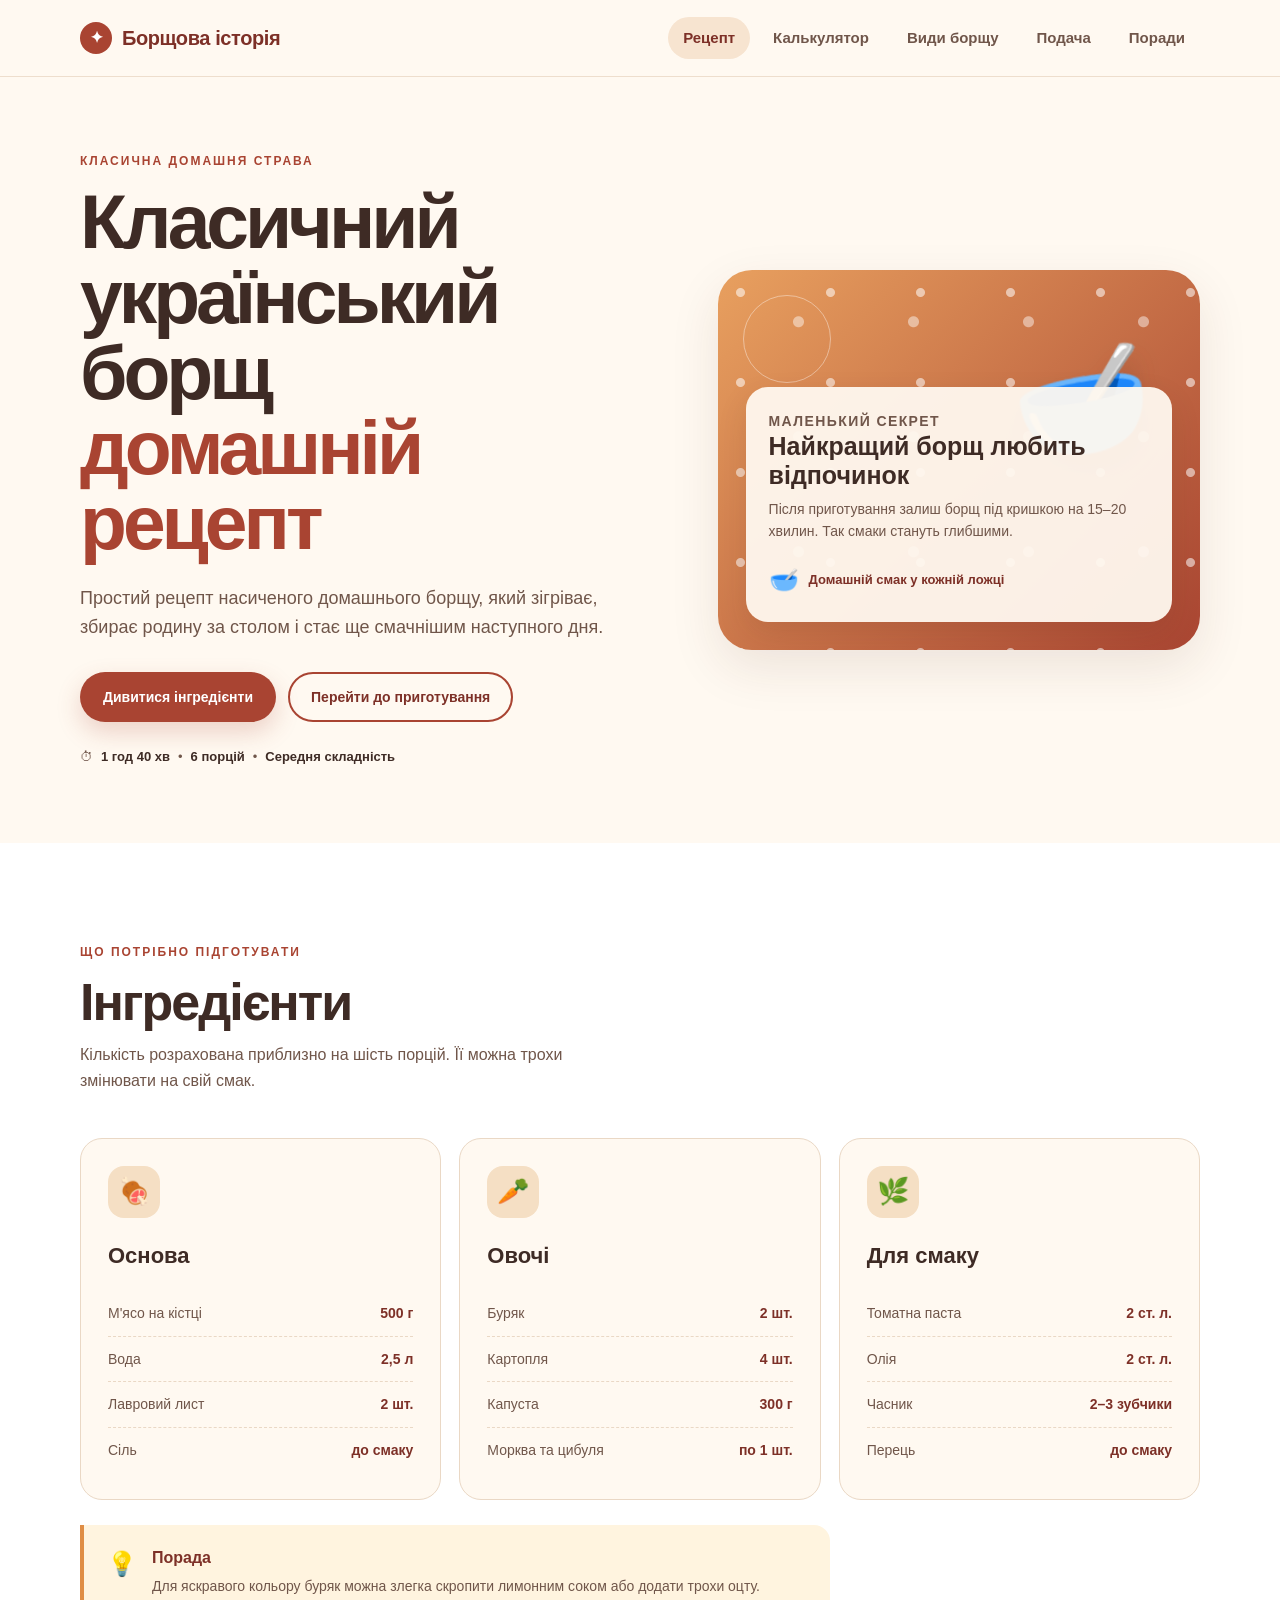
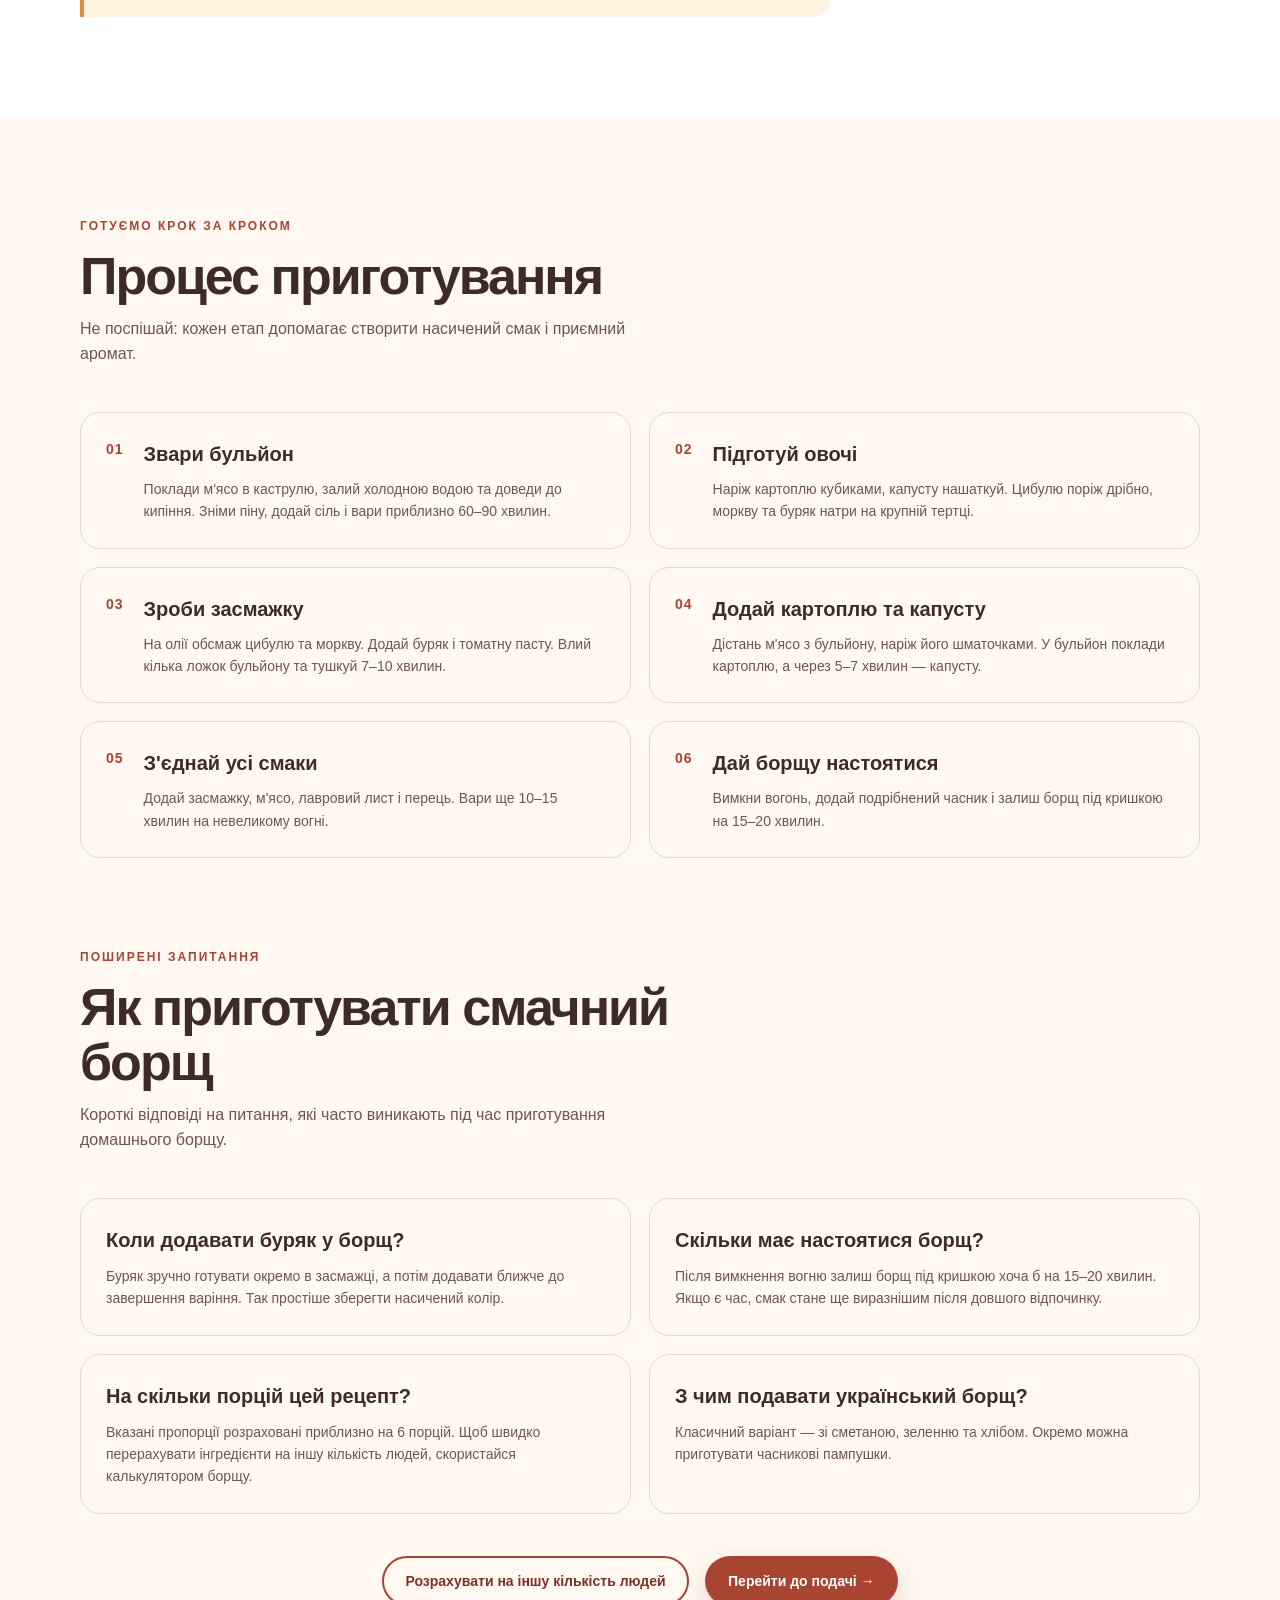
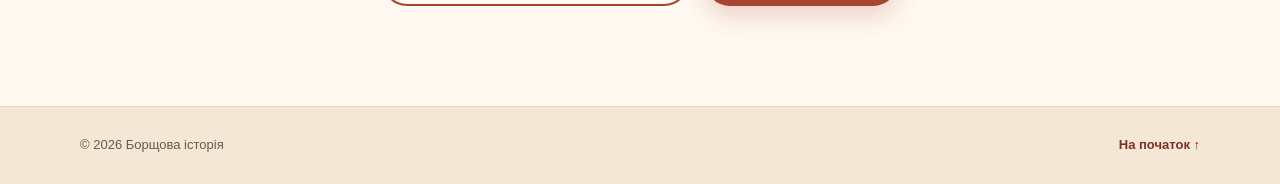
<file: index.html>
<!DOCTYPE html>
<html lang="uk">
<head>
    <meta charset="UTF-8">
    <meta name="viewport" content="width=device-width, initial-scale=1.0">
    <title>Класичний український борщ — домашній рецепт | Борщова історія</title>
    <meta name="description" content="Класичний домашній рецепт українського борщу: інгредієнти на 6 порцій, покрокове приготування, поради для насиченого кольору та смаку.">
    <meta name="robots" content="index, follow">
    <meta name="theme-color" content="#a94432">
    <meta property="og:type" content="website">
    <meta property="og:locale" content="uk_UA">
    <meta property="og:site_name" content="Борщова історія">
    <meta property="og:title" content="Класичний український борщ — домашній рецепт">
    <meta property="og:description" content="Інгредієнти, пропорції та покроковий рецепт домашнього українського борщу.">
    <meta property="og:url" content="https://lutsyuk93-cyber.github.io/borshchova-istoriia/index.html">
    <meta name="twitter:card" content="summary">
    <link rel="icon" href="favicon.svg" type="image/svg+xml">

    <script type="application/ld+json">
    {
      "@context": "https://schema.org",
      "@type": "Recipe",
      "name": "Класичний український борщ",
      "description": "Домашній рецепт насиченого українського борщу на 6 порцій.",
      "inLanguage": "uk-UA",
      "author": {
        "@type": "Organization",
        "name": "Борщова історія"
      },
      "image": "https://lutsyuk93-cyber.github.io/borshchova-istoriia/IMG_20240809_131650468.jpg",
      "recipeCuisine": "Ukrainian",
      "recipeCategory": "Soup",
      "prepTime": "PT20M",
      "cookTime": "PT1H20M",
      "totalTime": "PT1H40M",
      "recipeYield": "6 порцій",
      "keywords": "український борщ, класичний борщ, домашній борщ, рецепт борщу",
      "recipeIngredient": [
        "500 г м'яса на кістці",
        "2,5 л води",
        "2 буряки",
        "4 картоплини",
        "300 г капусти",
        "1 морква",
        "1 цибулина",
        "2 ст. л. томатної пасти",
        "2 ст. л. олії",
        "2–3 зубчики часнику",
        "2 лаврові листки",
        "сіль та перець до смаку"
      ],
      "recipeInstructions": [
        {"@type":"HowToStep","name":"Зварити бульйон","text":"Покласти м'ясо в каструлю, залити холодною водою, довести до кипіння, зняти піну та варити 60–90 хвилин."},
        {"@type":"HowToStep","name":"Підготувати овочі","text":"Нарізати картоплю, нашаткувати капусту, дрібно нарізати цибулю, натерти моркву та буряк."},
        {"@type":"HowToStep","name":"Приготувати засмажку","text":"Обсмажити цибулю та моркву, додати буряк і томатну пасту, влити кілька ложок бульйону та тушкувати 7–10 хвилин."},
        {"@type":"HowToStep","name":"Додати картоплю та капусту","text":"Додати картоплю в бульйон, через 5–7 хвилин додати капусту."},
        {"@type":"HowToStep","name":"З'єднати інгредієнти","text":"Додати засмажку, м'ясо, лавровий лист і перець та варити ще 10–15 хвилин."},
        {"@type":"HowToStep","name":"Дати борщу настоятися","text":"Вимкнути вогонь, додати часник і залишити борщ під кришкою на 15–20 хвилин."}
      ]
    }
    </script>

    <link rel="stylesheet" href="style.css">
<script async src="https://www.googletagmanager.com/gtag/js?id=G-H1VVGTC3S6"></script>
<script>
  window.dataLayer = window.dataLayer || [];
  function gtag(){dataLayer.push(arguments);}
  gtag('js', new Date());
  gtag('config', 'G-H1VVGTC3S6');
</script>
</head>
<body id="top">

<header class="site-header">
    <div class="container header-inner">
        <a href="index.html" class="logo">
            <span class="logo-mark">✦</span>
            Борщова історія
        </a>

        <nav class="main-nav">
            <a href="index.html" class="active">Рецепт</a>
            <a href="kalkulyator.html">Калькулятор</a>
            <a href="vydy-borschu.html">Види борщу</a>
            <a href="serving.html">Подача</a>
            <a href="porady.html">Поради</a>
        </nav>
    </div>
</header>

<main>
    <section class="hero container">
        <div class="hero-content">
            <p class="eyebrow">Класична домашня страва</p>

            <h1>
                Класичний український борщ
                <span>домашній рецепт</span>
            </h1>

            <p class="hero-description">
                Простий рецепт насиченого домашнього борщу,
                який зігріває, збирає родину за столом
                і стає ще смачнішим наступного дня.
            </p>

            <div class="hero-buttons">
                <a href="#ingredients" class="button button-primary">
                    Дивитися інгредієнти
                </a>

                <a href="#steps" class="button button-secondary">
                    Перейти до приготування
                </a>
            </div>

            <div class="quick-info">
                <span>⏱</span>
                <strong>1 год 40 хв</strong>
                <span>•</span>
                <strong>6 порцій</strong>
                <span>•</span>
                <strong>Середня складність</strong>
            </div>
        </div>

        <div class="hero-card">
            <div class="recipe-note">
                <p class="note-label">Маленький секрет</p>
                <h2>Найкращий борщ любить відпочинок</h2>
                <p>
                    Після приготування залиш борщ під кришкою
                    на 15–20 хвилин. Так смаки стануть глибшими.
                </p>

                <div class="note-bottom">
                    <span class="note-icon">🥣</span>
                    <span>Домашній смак у кожній ложці</span>
                </div>
            </div>
        </div>
    </section>

    <section class="section section-light" id="ingredients">
        <div class="container">
            <div class="section-heading">
                <p class="eyebrow">Що потрібно підготувати</p>
                <h2>Інгредієнти</h2>
                <p>
                    Кількість розрахована приблизно на шість порцій.
                    Її можна трохи змінювати на свій смак.
                </p>
            </div>

            <div class="ingredient-grid">
                <article class="ingredient-card">
                    <div class="card-icon">🍖</div>
                    <h3>Основа</h3>

                    <ul class="ingredient-list">
                        <li>
                            <span>М'ясо на кістці</span>
                            <strong>500 г</strong>
                        </li>
                        <li>
                            <span>Вода</span>
                            <strong>2,5 л</strong>
                        </li>
                        <li>
                            <span>Лавровий лист</span>
                            <strong>2 шт.</strong>
                        </li>
                        <li>
                            <span>Сіль</span>
                            <strong>до смаку</strong>
                        </li>
                    </ul>
                </article>

                <article class="ingredient-card">
                    <div class="card-icon">🥕</div>
                    <h3>Овочі</h3>

                    <ul class="ingredient-list">
                        <li>
                            <span>Буряк</span>
                            <strong>2 шт.</strong>
                        </li>
                        <li>
                            <span>Картопля</span>
                            <strong>4 шт.</strong>
                        </li>
                        <li>
                            <span>Капуста</span>
                            <strong>300 г</strong>
                        </li>
                        <li>
                            <span>Морква та цибуля</span>
                            <strong>по 1 шт.</strong>
                        </li>
                    </ul>
                </article>

                <article class="ingredient-card">
                    <div class="card-icon">🌿</div>
                    <h3>Для смаку</h3>

                    <ul class="ingredient-list">
                        <li>
                            <span>Томатна паста</span>
                            <strong>2 ст. л.</strong>
                        </li>
                        <li>
                            <span>Олія</span>
                            <strong>2 ст. л.</strong>
                        </li>
                        <li>
                            <span>Часник</span>
                            <strong>2–3 зубчики</strong>
                        </li>
                        <li>
                            <span>Перець</span>
                            <strong>до смаку</strong>
                        </li>
                    </ul>
                </article>
            </div>

            <div class="tip-box">
                <span class="tip-symbol">💡</span>
                <div>
                    <strong>Порада</strong>
                    <p>
                        Для яскравого кольору буряк можна злегка
                        скропити лимонним соком або додати трохи оцту.
                    </p>
                </div>
            </div>
        </div>
    </section>

    <section class="section" id="steps">
        <div class="container">
            <div class="section-heading">
                <p class="eyebrow">Готуємо крок за кроком</p>
                <h2>Процес приготування</h2>
                <p>
                    Не поспішай: кожен етап допомагає створити
                    насичений смак і приємний аромат.
                </p>
            </div>

            <div class="steps-list">
                <article class="step-card">
                    <div class="step-number">01</div>
                    <div>
                        <h3>Звари бульйон</h3>
                        <p>
                            Поклади м'ясо в каструлю, залий холодною водою
                            та доведи до кипіння. Зніми піну, додай сіль
                            і вари приблизно 60–90 хвилин.
                        </p>
                    </div>
                </article>

                <article class="step-card">
                    <div class="step-number">02</div>
                    <div>
                        <h3>Підготуй овочі</h3>
                        <p>
                            Наріж картоплю кубиками, капусту нашаткуй.
                            Цибулю поріж дрібно, моркву та буряк натри
                            на крупній тертці.
                        </p>
                    </div>
                </article>

                <article class="step-card">
                    <div class="step-number">03</div>
                    <div>
                        <h3>Зроби засмажку</h3>
                        <p>
                            На олії обсмаж цибулю та моркву.
                            Додай буряк і томатну пасту. Влий кілька
                            ложок бульйону та тушкуй 7–10 хвилин.
                        </p>
                    </div>
                </article>

                <article class="step-card">
                    <div class="step-number">04</div>
                    <div>
                        <h3>Додай картоплю та капусту</h3>
                        <p>
                            Дістань м'ясо з бульйону, наріж його шматочками.
                            У бульйон поклади картоплю, а через 5–7 хвилин —
                            капусту.
                        </p>
                    </div>
                </article>

                <article class="step-card">
                    <div class="step-number">05</div>
                    <div>
                        <h3>З'єднай усі смаки</h3>
                        <p>
                            Додай засмажку, м'ясо, лавровий лист і перець.
                            Вари ще 10–15 хвилин на невеликому вогні.
                        </p>
                    </div>
                </article>

                <article class="step-card">
                    <div class="step-number">06</div>
                    <div>
                        <h3>Дай борщу настоятися</h3>
                        <p>
                            Вимкни вогонь, додай подрібнений часник
                            і залиш борщ під кришкою на 15–20 хвилин.
                        </p>
                    </div>
                </article>
            </div>


            <section class="seo-content" aria-labelledby="faq-title">
                <div class="section-heading">
                    <p class="eyebrow">Поширені запитання</p>
                    <h2 id="faq-title">Як приготувати смачний борщ</h2>
                    <p>Короткі відповіді на питання, які часто виникають під час приготування домашнього борщу.</p>
                </div>

                <div class="faq-grid">
                    <article class="faq-item">
                        <h3>Коли додавати буряк у борщ?</h3>
                        <p>Буряк зручно готувати окремо в засмажці, а потім додавати ближче до завершення варіння. Так простіше зберегти насичений колір.</p>
                    </article>
                    <article class="faq-item">
                        <h3>Скільки має настоятися борщ?</h3>
                        <p>Після вимкнення вогню залиш борщ під кришкою хоча б на 15–20 хвилин. Якщо є час, смак стане ще виразнішим після довшого відпочинку.</p>
                    </article>
                    <article class="faq-item">
                        <h3>На скільки порцій цей рецепт?</h3>
                        <p>Вказані пропорції розраховані приблизно на 6 порцій. Щоб швидко перерахувати інгредієнти на іншу кількість людей, скористайся <a href="kalkulyator.html">калькулятором борщу</a>.</p>
                    </article>
                    <article class="faq-item">
                        <h3>З чим подавати український борщ?</h3>
                        <p>Класичний варіант — зі сметаною, зеленню та хлібом. Окремо можна приготувати часникові пампушки.</p>
                    </article>
                </div>
            </section>

            <div class="bottom-link">
                <a href="kalkulyator.html" class="button button-secondary" style="margin-right:12px">
                    Розрахувати на іншу кількість людей
                </a>
                <a href="serving.html" class="button button-primary">
                    Перейти до подачі →
                </a>
            </div>
        </div>
    </section>
</main>

<footer class="site-footer">
    <div class="container footer-inner">
        <p>© 2026 Борщова історія</p>
        <a href="#top">На початок ↑</a>
    </div>
</footer>

</body>
</html>
</file>
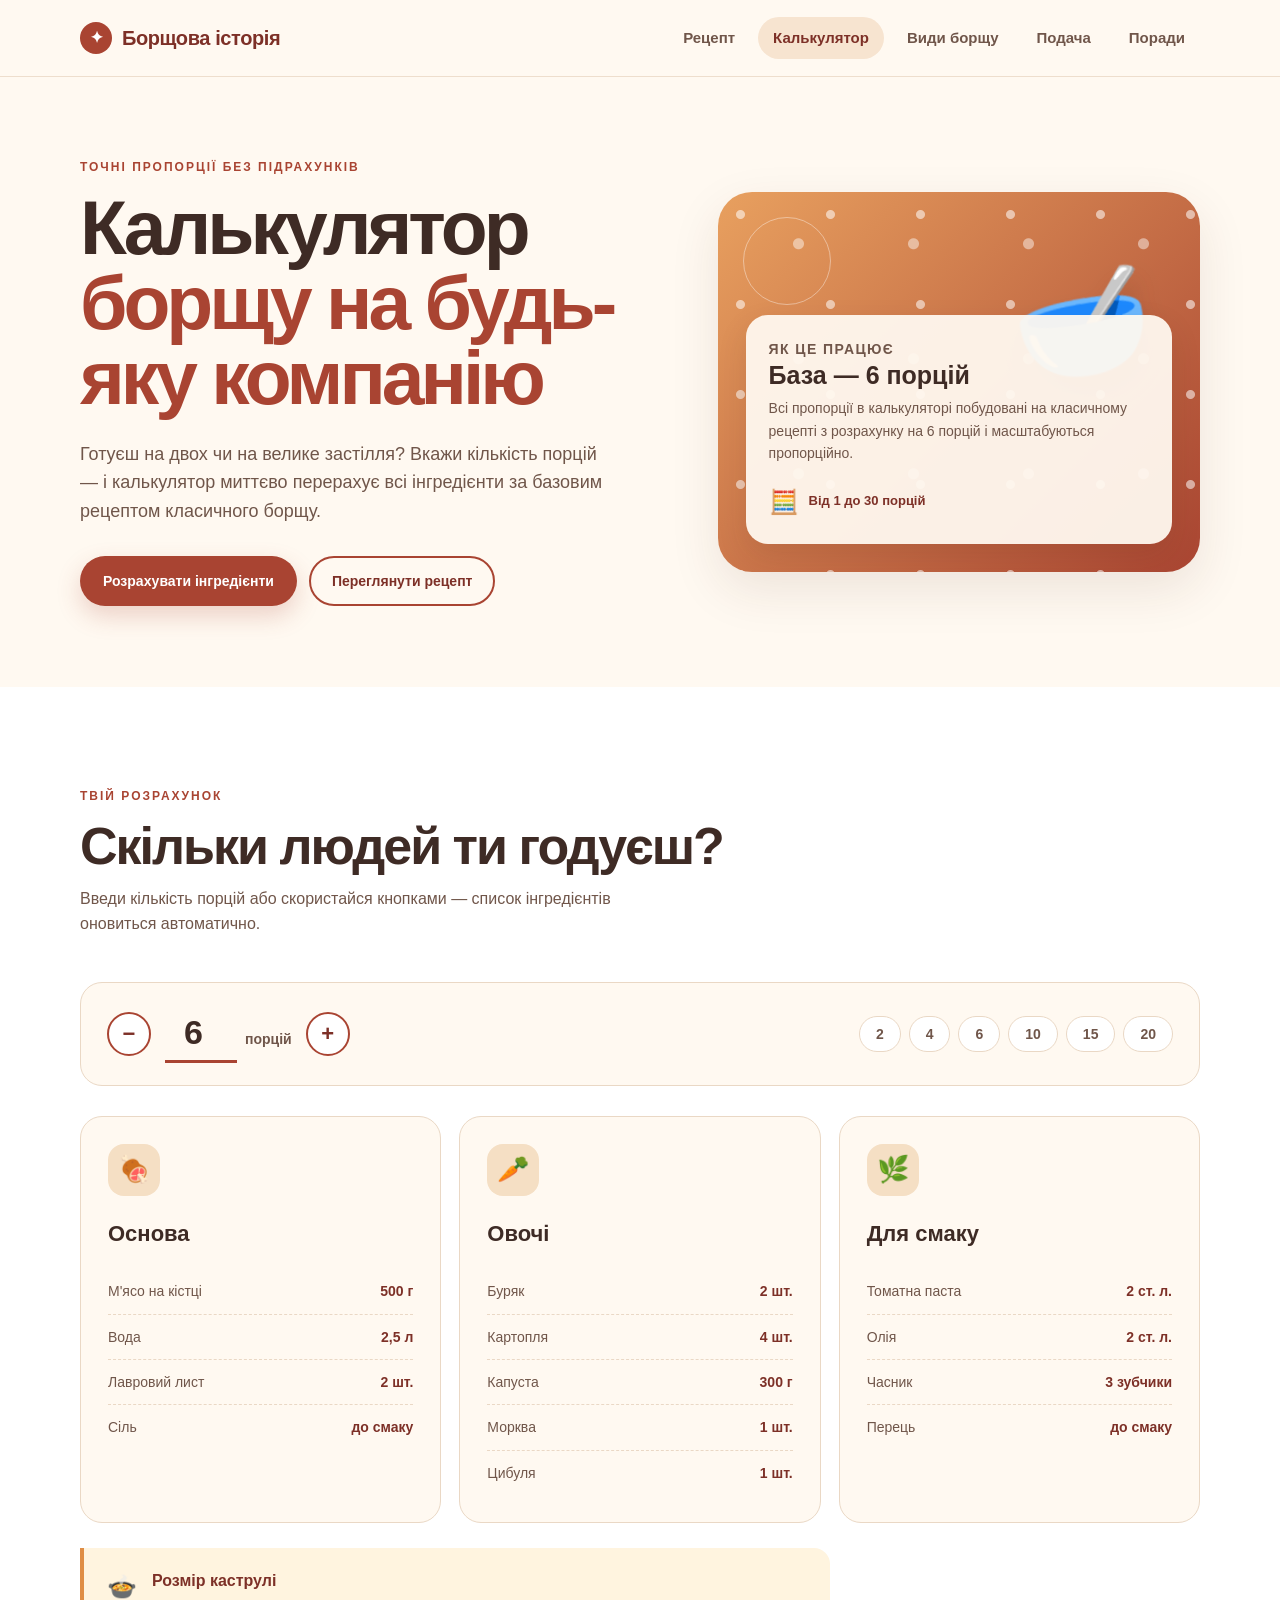
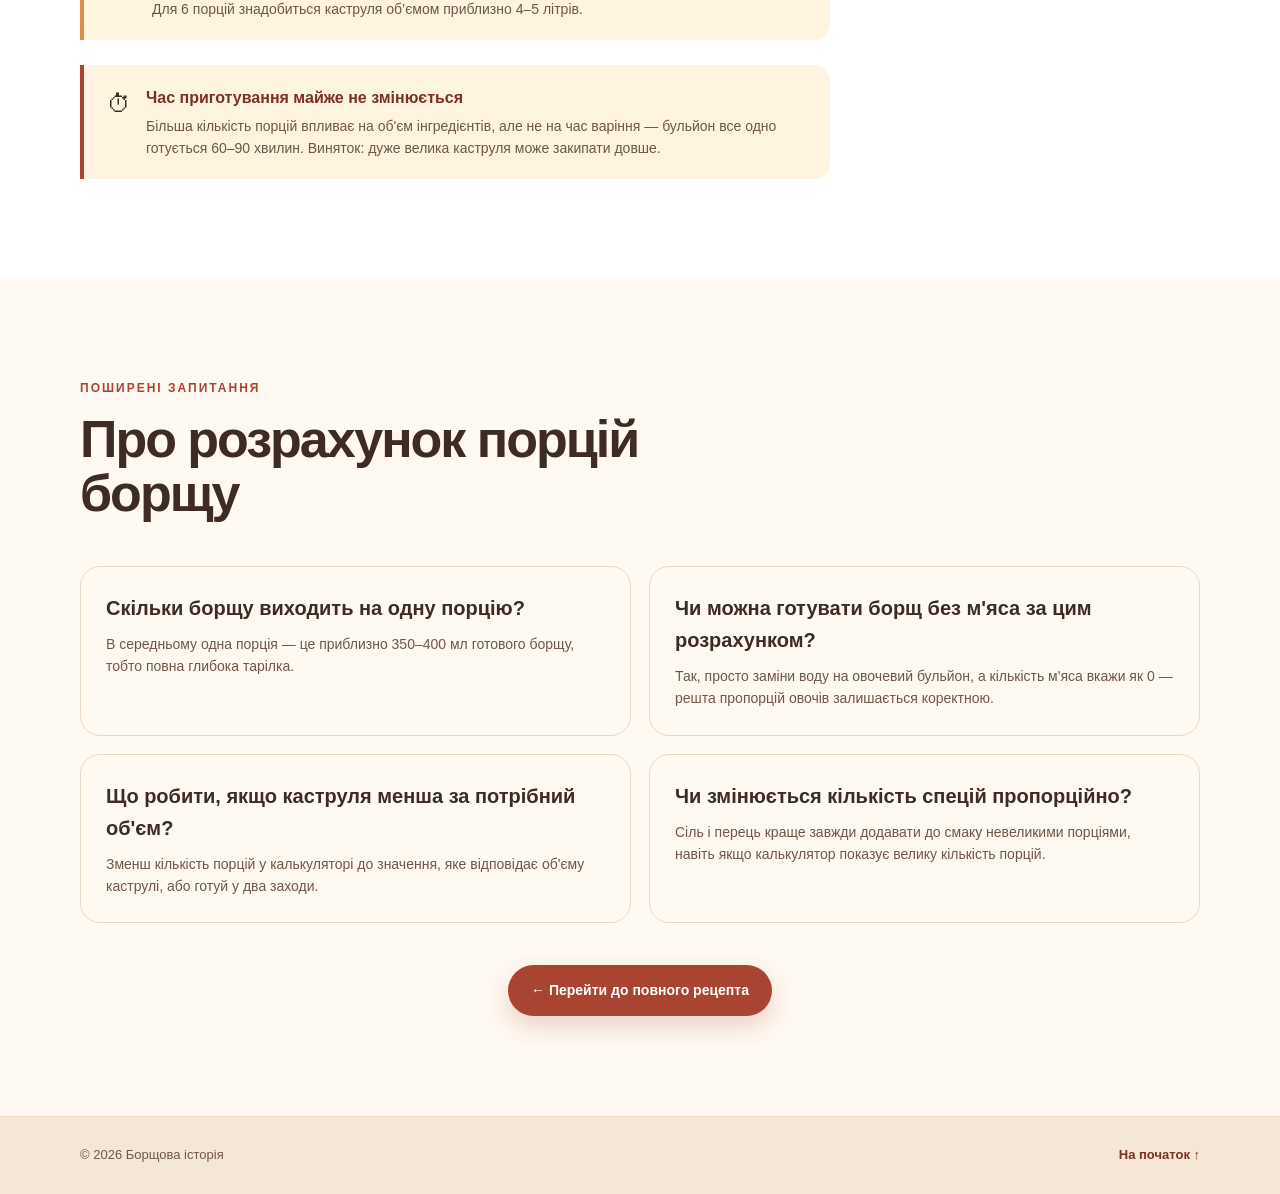
<file: kalkulyator.html>
<!DOCTYPE html>
<html lang="uk">
<head>
    <meta charset="UTF-8">
    <meta name="viewport" content="width=device-width, initial-scale=1.0">
    <title>Калькулятор борщу — розрахунок інгредієнтів на будь-яку кількість порцій | Борщова історія</title>
    <meta name="description" content="Онлайн-калькулятор борщу: вкажи кількість людей і отримай точні пропорції інгредієнтів — м'ясо, буряк, картопля, капуста, спеції та вода.">
    <meta name="robots" content="index, follow">
    <meta name="theme-color" content="#a94432">
    <meta property="og:type" content="website">
    <meta property="og:locale" content="uk_UA">
    <meta property="og:site_name" content="Борщова історія">
    <meta property="og:title" content="Калькулятор борщу — інгредієнти на будь-яку кількість порцій">
    <meta property="og:description" content="Вкажи кількість людей і миттєво отримай перерахований список інгредієнтів для борщу.">
    <meta property="og:url" content="https://YOUR-DOMAIN.example/kalkulyator.html">
    <link rel="icon" href="favicon.svg" type="image/svg+xml">

    <script type="application/ld+json">
    {
      "@context": "https://schema.org",
      "@type": "WebApplication",
      "name": "Калькулятор борщу",
      "url": "https://YOUR-DOMAIN.example/kalkulyator.html",
      "applicationCategory": "LifestyleApplication",
      "operatingSystem": "Будь-яка",
      "inLanguage": "uk-UA",
      "description": "Калькулятор перераховує кількість інгредієнтів для борщу залежно від кількості порцій.",
      "offers": {"@type": "Offer", "price": "0", "priceCurrency": "UAH"}
    }
    </script>

    <link rel="stylesheet" href="style.css">
<script async src="https://www.googletagmanager.com/gtag/js?id=G-H1VVGTC3S6"></script>
<script>
  window.dataLayer = window.dataLayer || [];
  function gtag(){dataLayer.push(arguments);}
  gtag('js', new Date());
  gtag('config', 'G-H1VVGTC3S6');
</script>
</head>
<body id="top">

<header class="site-header">
    <div class="container header-inner">
        <a href="index.html" class="logo">
            <span class="logo-mark">✦</span>
            Борщова історія
        </a>

        <nav class="main-nav">
            <a href="index.html">Рецепт</a>
            <a href="kalkulyator.html" class="active">Калькулятор</a>
            <a href="vydy-borschu.html">Види борщу</a>
            <a href="serving.html">Подача</a>
            <a href="porady.html">Поради</a>
        </nav>
    </div>
</header>

<main>
    <section class="hero container">
        <div class="hero-content">
            <p class="eyebrow">Точні пропорції без підрахунків</p>

            <h1>
                Калькулятор
                <span>борщу на будь-яку компанію</span>
            </h1>

            <p class="hero-description">
                Готуєш на двох чи на велике застілля? Вкажи кількість
                порцій — і калькулятор миттєво перерахує всі інгредієнти
                за базовим рецептом класичного борщу.
            </p>

            <div class="hero-buttons">
                <a href="#calc" class="button button-primary">Розрахувати інгредієнти</a>
                <a href="index.html#steps" class="button button-secondary">Переглянути рецепт</a>
            </div>
        </div>

        <div class="hero-card">
            <div class="recipe-note">
                <p class="note-label">Як це працює</p>
                <h2>База — 6 порцій</h2>
                <p>
                    Всі пропорції в калькуляторі побудовані на класичному
                    рецепті з розрахунку на 6 порцій і масштабуються
                    пропорційно.
                </p>
                <div class="note-bottom"><span class="note-icon">🧮</span><span>Від 1 до 30 порцій</span></div>
            </div>
        </div>
    </section>

    <section class="section section-light" id="calc">
        <div class="container">
            <div class="section-heading">
                <p class="eyebrow">Твій розрахунок</p>
                <h2>Скільки людей ти годуєш?</h2>
                <p>Введи кількість порцій або скористайся кнопками — список інгредієнтів оновиться автоматично.</p>
            </div>

            <div class="calc-panel">
                <div class="calc-controls">
                    <button type="button" class="calc-step-btn" id="calc-minus" aria-label="Зменшити кількість порцій">−</button>
                    <div class="calc-input-wrap">
                        <input type="number" id="calc-servings" value="6" min="1" max="30" step="1" inputmode="numeric" aria-label="Кількість порцій">
                        <span>порцій</span>
                    </div>
                    <button type="button" class="calc-step-btn" id="calc-plus" aria-label="Збільшити кількість порцій">+</button>
                </div>
                <div class="calc-presets">
                    <button type="button" class="calc-chip" data-servings="2">2</button>
                    <button type="button" class="calc-chip" data-servings="4">4</button>
                    <button type="button" class="calc-chip" data-servings="6">6</button>
                    <button type="button" class="calc-chip" data-servings="10">10</button>
                    <button type="button" class="calc-chip" data-servings="15">15</button>
                    <button type="button" class="calc-chip" data-servings="20">20</button>
                </div>
            </div>

            <div class="ingredient-grid calc-grid" id="calc-results">
                <article class="ingredient-card">
                    <div class="card-icon">🍖</div>
                    <h3>Основа</h3>
                    <ul class="ingredient-list">
                        <li><span>М'ясо на кістці</span><strong data-item="meat">—</strong></li>
                        <li><span>Вода</span><strong data-item="water">—</strong></li>
                        <li><span>Лавровий лист</span><strong data-item="bayleaf">—</strong></li>
                        <li><span>Сіль</span><strong>до смаку</strong></li>
                    </ul>
                </article>

                <article class="ingredient-card">
                    <div class="card-icon">🥕</div>
                    <h3>Овочі</h3>
                    <ul class="ingredient-list">
                        <li><span>Буряк</span><strong data-item="beet">—</strong></li>
                        <li><span>Картопля</span><strong data-item="potato">—</strong></li>
                        <li><span>Капуста</span><strong data-item="cabbage">—</strong></li>
                        <li><span>Морква</span><strong data-item="carrot">—</strong></li>
                        <li><span>Цибуля</span><strong data-item="onion">—</strong></li>
                    </ul>
                </article>

                <article class="ingredient-card">
                    <div class="card-icon">🌿</div>
                    <h3>Для смаку</h3>
                    <ul class="ingredient-list">
                        <li><span>Томатна паста</span><strong data-item="tomato">—</strong></li>
                        <li><span>Олія</span><strong data-item="oil">—</strong></li>
                        <li><span>Часник</span><strong data-item="garlic">—</strong></li>
                        <li><span>Перець</span><strong>до смаку</strong></li>
                    </ul>
                </article>
            </div>

            <div class="tip-box">
                <span class="tip-symbol">🍲</span>
                <div>
                    <strong id="calc-pot-tip-title">Розмір каструлі</strong>
                    <p id="calc-pot-tip">Для 6 порцій знадобиться каструля об'ємом приблизно 4–5 літрів.</p>
                </div>
            </div>

            <div class="tip-box" style="border-left-color: var(--red)">
                <span class="tip-symbol">⏱</span>
                <div>
                    <strong>Час приготування майже не змінюється</strong>
                    <p>Більша кількість порцій впливає на об'єм інгредієнтів, але не на час варіння — бульйон все одно готується 60–90 хвилин. Виняток: дуже велика каструля може закипати довше.</p>
                </div>
            </div>
        </div>
    </section>

    <section class="section">
        <div class="container">
            <div class="section-heading">
                <p class="eyebrow">Поширені запитання</p>
                <h2>Про розрахунок порцій борщу</h2>
            </div>
            <div class="faq-grid">
                <article class="faq-item">
                    <h3>Скільки борщу виходить на одну порцію?</h3>
                    <p>В середньому одна порція — це приблизно 350–400 мл готового борщу, тобто повна глибока тарілка.</p>
                </article>
                <article class="faq-item">
                    <h3>Чи можна готувати борщ без м'яса за цим розрахунком?</h3>
                    <p>Так, просто заміни воду на овочевий бульйон, а кількість м'яса вкажи як 0 — решта пропорцій овочів залишається коректною.</p>
                </article>
                <article class="faq-item">
                    <h3>Що робити, якщо каструля менша за потрібний об'єм?</h3>
                    <p>Зменш кількість порцій у калькуляторі до значення, яке відповідає об'єму каструлі, або готуй у два заходи.</p>
                </article>
                <article class="faq-item">
                    <h3>Чи змінюється кількість спецій пропорційно?</h3>
                    <p>Сіль і перець краще завжди додавати до смаку невеликими порціями, навіть якщо калькулятор показує велику кількість порцій.</p>
                </article>
            </div>
            <div class="bottom-link">
                <a href="index.html" class="button button-primary">← Перейти до повного рецепта</a>
            </div>
        </div>
    </section>
</main>

<footer class="site-footer">
    <div class="container footer-inner">
        <p>© 2026 Борщова історія</p>
        <a href="#top">На початок ↑</a>
    </div>
</footer>

<script>
(function () {
    var BASE_SERVINGS = 6;
    var BASE = {
        meat:   { amount: 500,  unit: 'г',  round: 10 },
        water:  { amount: 2.5,  unit: 'л',  round: 0.25 },
        bayleaf:{ amount: 2,    unit: 'шт.', round: 1, minWhole: true },
        beet:   { amount: 2,    unit: 'шт.', round: 1, minWhole: true },
        potato: { amount: 4,    unit: 'шт.', round: 1, minWhole: true },
        cabbage:{ amount: 300,  unit: 'г',  round: 25 },
        carrot: { amount: 1,    unit: 'шт.', round: 1, minWhole: true },
        onion:  { amount: 1,    unit: 'шт.', round: 1, minWhole: true },
        tomato: { amount: 2,    unit: 'ст. л.', round: 0.5 },
        oil:    { amount: 2,    unit: 'ст. л.', round: 0.5 },
        garlic: { amount: 2.5,  unit: 'зубчики', round: 1, minWhole: true }
    };

    var input = document.getElementById('calc-servings');
    var results = document.getElementById('calc-results');
    var potTip = document.getElementById('calc-pot-tip');

    function roundTo(value, step) {
        if (!step) return value;
        var rounded = Math.round(value / step) * step;
        return rounded;
    }

    function formatNumber(n) {
        var rounded = Math.round(n * 100) / 100;
        return rounded.toString().replace('.', ',');
    }

    function render(servings) {
        servings = Math.max(1, Math.min(30, servings));
        var ratio = servings / BASE_SERVINGS;

        Object.keys(BASE).forEach(function (key) {
            var cfg = BASE[key];
            var raw = cfg.amount * ratio;
            var value = roundTo(raw, cfg.round);
            if (cfg.minWhole) {
                value = Math.max(1, Math.round(value));
            }
            var el = results.querySelector('[data-item="' + key + '"]');
            if (el) {
                el.textContent = formatNumber(value) + ' ' + cfg.unit;
            }
        });

        var literWater = roundTo(2.5 * ratio, 0.25);
        var potSize = Math.ceil((literWater + 1.5) * 2) / 2;
        potTip.textContent = 'Для ' + servings + ' порцій знадобиться каструля об\u2019ємом приблизно ' + formatNumber(potSize) + '–' + formatNumber(potSize + 1) + ' літрів.';
    }

    function setServings(value) {
        value = Math.max(1, Math.min(30, Math.round(value) || BASE_SERVINGS));
        input.value = value;
        render(value);
    }

    document.getElementById('calc-minus').addEventListener('click', function () {
        setServings(parseInt(input.value, 10) - 1);
    });
    document.getElementById('calc-plus').addEventListener('click', function () {
        setServings(parseInt(input.value, 10) + 1);
    });
    input.addEventListener('input', function () {
        var v = parseInt(input.value, 10);
        if (!isNaN(v)) render(Math.max(1, Math.min(30, v)));
    });
    input.addEventListener('change', function () {
        setServings(parseInt(input.value, 10));
    });
    document.querySelectorAll('.calc-chip').forEach(function (btn) {
        btn.addEventListener('click', function () {
            setServings(parseInt(btn.getAttribute('data-servings'), 10));
        });
    });

    render(BASE_SERVINGS);
})();
</script>

</body>
</html>
</file>
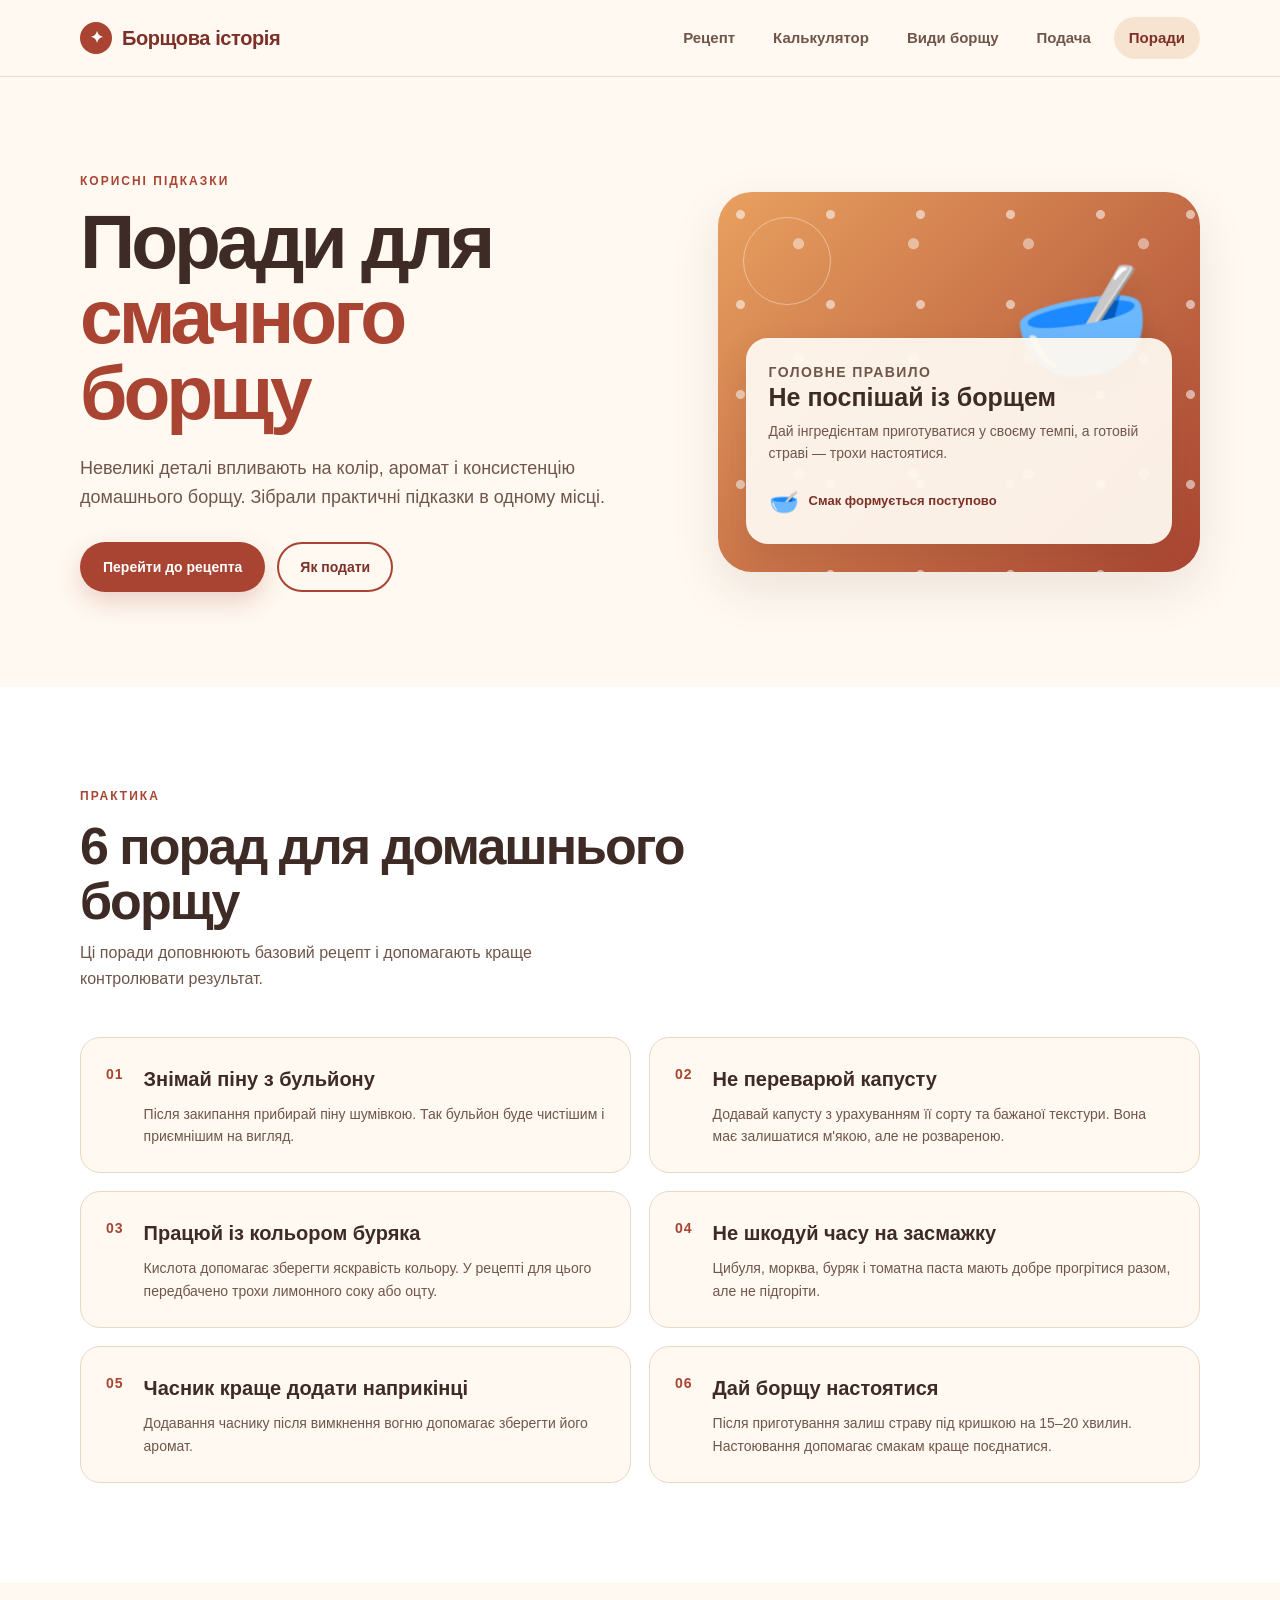
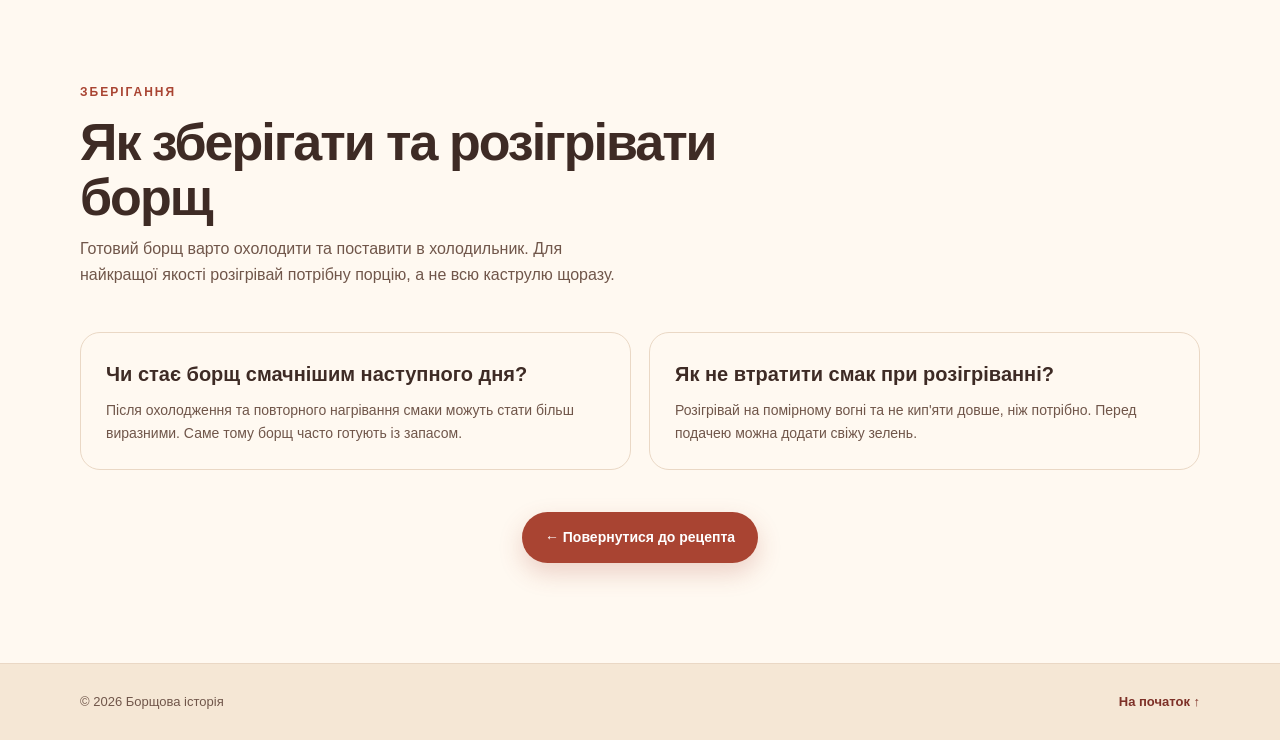
<file: porady.html>
<!DOCTYPE html>
<html lang="uk">
<head>
    <meta charset="UTF-8">
    <meta name="viewport" content="width=device-width, initial-scale=1.0">
    <title>Поради для борщу — як зберегти колір і смак | Борщова історія</title>
    <meta name="description" content="Практичні поради для домашнього борщу: як зберегти червоний колір, коли додавати овочі, як зберігати та розігрівати борщ.">
    <meta name="robots" content="index, follow">
    <meta name="theme-color" content="#a94432">
    <meta property="og:type" content="article">
    <meta property="og:locale" content="uk_UA">
    <meta property="og:site_name" content="Борщова історія">
    <meta property="og:title" content="Поради для смачного домашнього борщу">
    <meta property="og:description" content="Практичні поради про колір, смак, зберігання та розігрівання борщу.">
    <meta property="og:url" content="https://YOUR-DOMAIN.example/porady.html">
    <link rel="icon" href="favicon.svg" type="image/svg+xml">
    <link rel="stylesheet" href="style.css">
<script async src="https://www.googletagmanager.com/gtag/js?id=G-H1VVGTC3S6"></script>
<script>
  window.dataLayer = window.dataLayer || [];
  function gtag(){dataLayer.push(arguments);}
  gtag('js', new Date());
  gtag('config', 'G-H1VVGTC3S6');
</script>
</head>
<body id="top">
<header class="site-header">
    <div class="container header-inner">
        <a href="index.html" class="logo"><span class="logo-mark">✦</span>Борщова історія</a>
        <nav class="main-nav">
            <a href="index.html">Рецепт</a>
            <a href="kalkulyator.html">Калькулятор</a>
            <a href="vydy-borschu.html">Види борщу</a>
            <a href="serving.html">Подача</a>
            <a href="porady.html" class="active">Поради</a>
        </nav>
    </div>
</header>

<main>
    <section class="hero container">
        <div class="hero-content">
            <p class="eyebrow">Корисні підказки</p>
            <h1>Поради для <span>смачного борщу</span></h1>
            <p class="hero-description">Невеликі деталі впливають на колір, аромат і консистенцію домашнього борщу. Зібрали практичні підказки в одному місці.</p>
            <div class="hero-buttons">
                <a href="index.html#steps" class="button button-primary">Перейти до рецепта</a>
                <a href="serving.html" class="button button-secondary">Як подати</a>
            </div>
        </div>
        <div class="hero-card">
            <div class="recipe-note">
                <p class="note-label">Головне правило</p>
                <h2>Не поспішай із борщем</h2>
                <p>Дай інгредієнтам приготуватися у своєму темпі, а готовій страві — трохи настоятися.</p>
                <div class="note-bottom"><span class="note-icon">🥣</span><span>Смак формується поступово</span></div>
            </div>
        </div>
    </section>

    <section class="section section-light">
        <div class="container">
            <div class="section-heading">
                <p class="eyebrow">Практика</p>
                <h2>6 порад для домашнього борщу</h2>
                <p>Ці поради доповнюють базовий рецепт і допомагають краще контролювати результат.</p>
            </div>
            <div class="steps-list">
                <article class="step-card"><div class="step-number">01</div><div><h3>Знімай піну з бульйону</h3><p>Після закипання прибирай піну шумівкою. Так бульйон буде чистішим і приємнішим на вигляд.</p></div></article>
                <article class="step-card"><div class="step-number">02</div><div><h3>Не переварюй капусту</h3><p>Додавай капусту з урахуванням її сорту та бажаної текстури. Вона має залишатися м'якою, але не розвареною.</p></div></article>
                <article class="step-card"><div class="step-number">03</div><div><h3>Працюй із кольором буряка</h3><p>Кислота допомагає зберегти яскравість кольору. У рецепті для цього передбачено трохи лимонного соку або оцту.</p></div></article>
                <article class="step-card"><div class="step-number">04</div><div><h3>Не шкодуй часу на засмажку</h3><p>Цибуля, морква, буряк і томатна паста мають добре прогрітися разом, але не підгоріти.</p></div></article>
                <article class="step-card"><div class="step-number">05</div><div><h3>Часник краще додати наприкінці</h3><p>Додавання часнику після вимкнення вогню допомагає зберегти його аромат.</p></div></article>
                <article class="step-card"><div class="step-number">06</div><div><h3>Дай борщу настоятися</h3><p>Після приготування залиш страву під кришкою на 15–20 хвилин. Настоювання допомагає смакам краще поєднатися.</p></div></article>
            </div>
        </div>
    </section>

    <section class="section">
        <div class="container">
            <div class="section-heading">
                <p class="eyebrow">Зберігання</p>
                <h2>Як зберігати та розігрівати борщ</h2>
                <p>Готовий борщ варто охолодити та поставити в холодильник. Для найкращої якості розігрівай потрібну порцію, а не всю каструлю щоразу.</p>
            </div>
            <div class="faq-grid">
                <article class="faq-item"><h3>Чи стає борщ смачнішим наступного дня?</h3><p>Після охолодження та повторного нагрівання смаки можуть стати більш виразними. Саме тому борщ часто готують із запасом.</p></article>
                <article class="faq-item"><h3>Як не втратити смак при розігріванні?</h3><p>Розігрівай на помірному вогні та не кип'яти довше, ніж потрібно. Перед подачею можна додати свіжу зелень.</p></article>
            </div>
            <div class="bottom-link"><a href="index.html" class="button button-primary">← Повернутися до рецепта</a></div>
        </div>
    </section>
</main>

<footer class="site-footer">
    <div class="container footer-inner">
        <p>© 2026 Борщова історія</p>
        <a href="#top">На початок ↑</a>
    </div>
</footer>
</body>
</html>
</file>
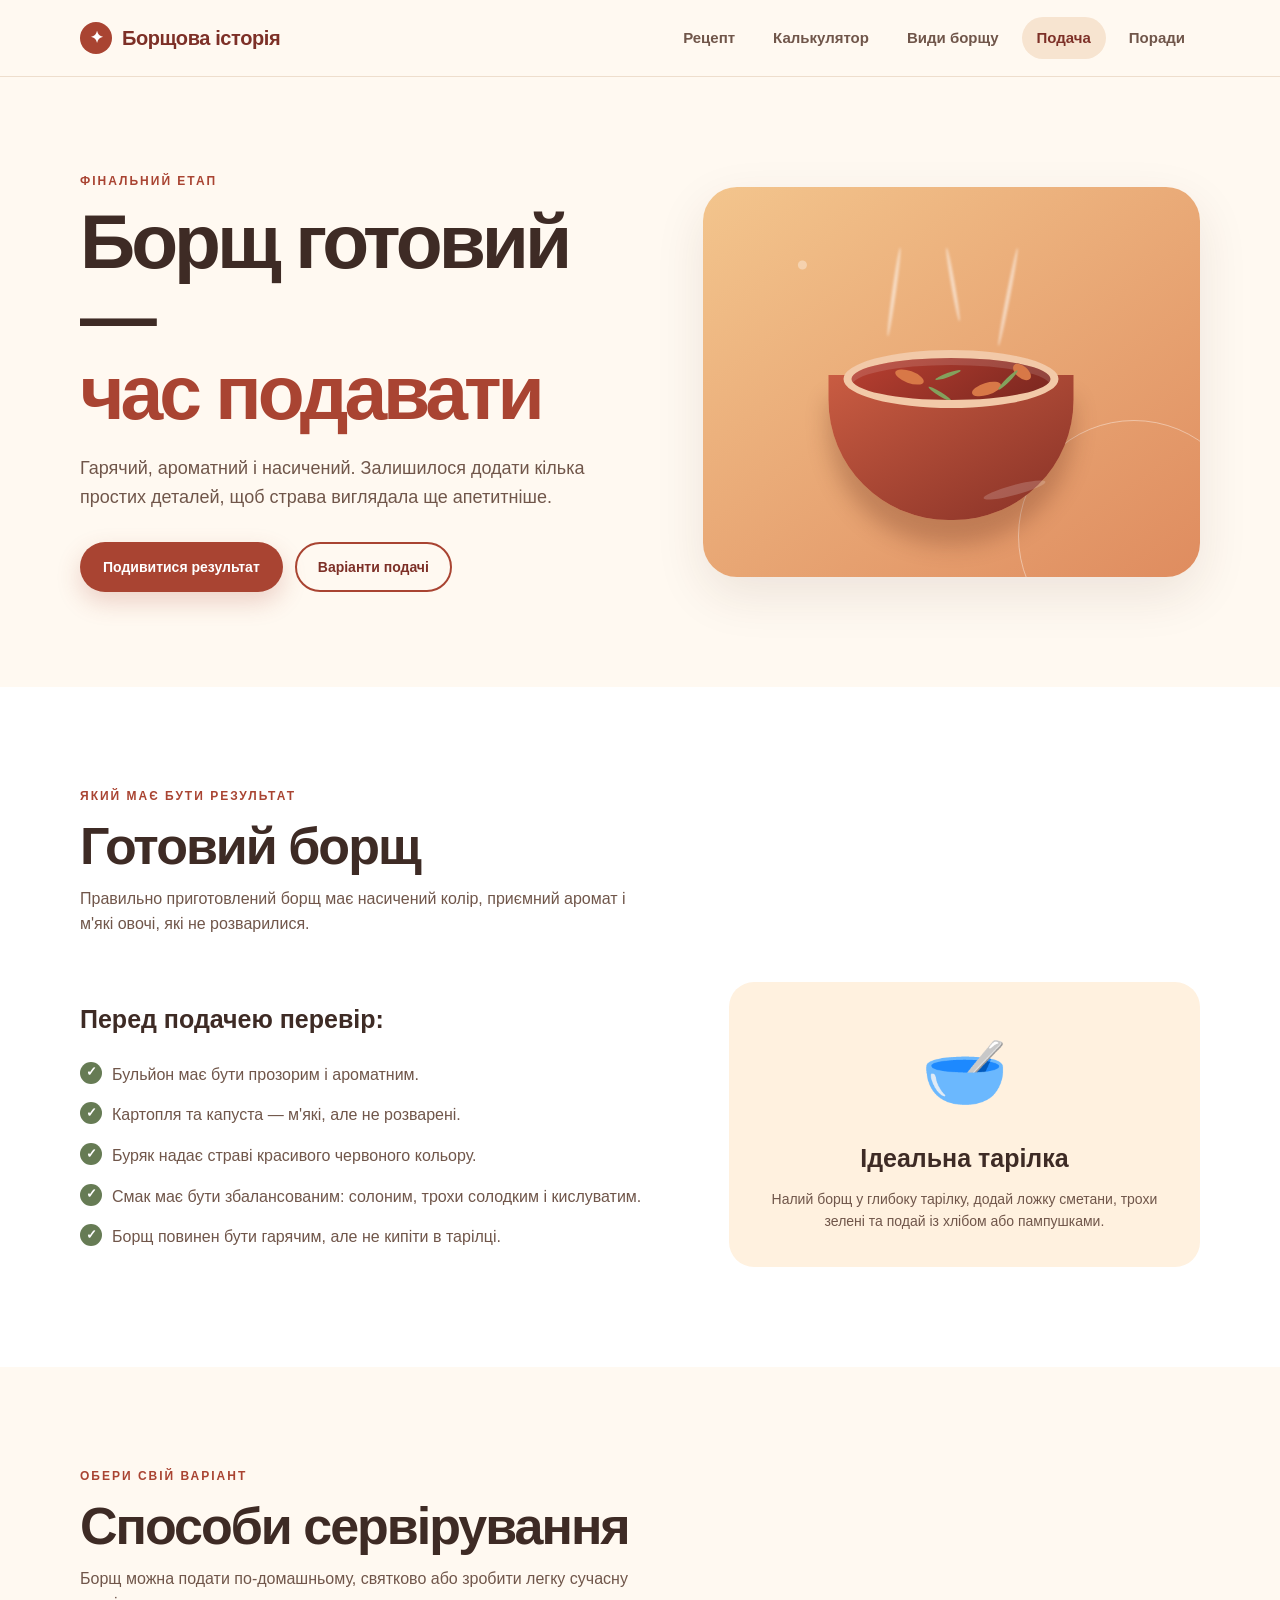
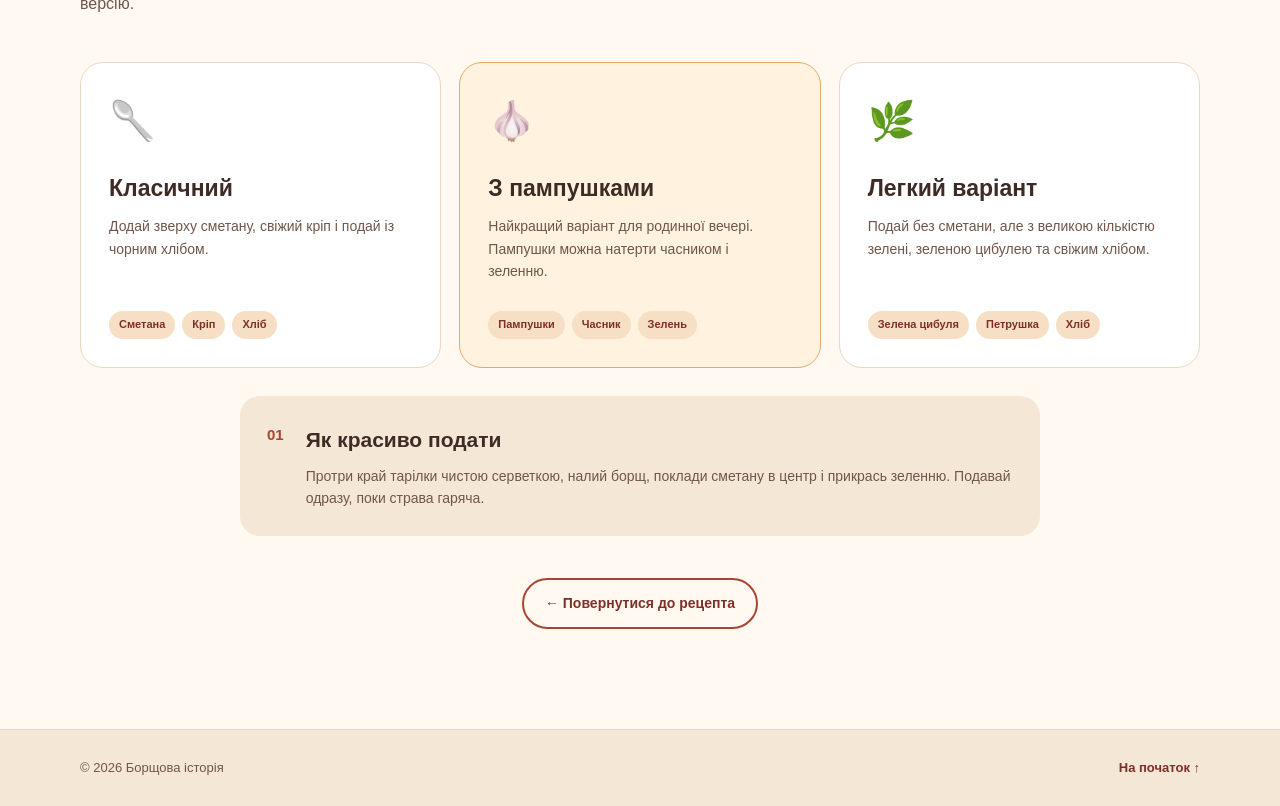
<file: serving.html>
<!DOCTYPE html>
<html lang="uk">
<head>
    <meta charset="UTF-8">
    <meta name="viewport" content="width=device-width, initial-scale=1.0">
    <title>Як подати український борщ — сметана, пампушки та зелень | Борщова історія</title>
    <meta name="description" content="Як правильно подати домашній український борщ: класична подача зі сметаною, зеленню, хлібом та часниковими пампушками.">
    <meta name="robots" content="index, follow">
    <meta name="theme-color" content="#a94432">
    <meta property="og:type" content="article">
    <meta property="og:locale" content="uk_UA">
    <meta property="og:site_name" content="Борщова історія">
    <meta property="og:title" content="Як подати український борщ">
    <meta property="og:description" content="Класичні та прості варіанти подачі домашнього борщу.">
    <meta property="og:url" content="https://YOUR-DOMAIN.example/serving.html">
    <link rel="icon" href="favicon.svg" type="image/svg+xml">
    <link rel="stylesheet" href="style.css">
<script async src="https://www.googletagmanager.com/gtag/js?id=G-H1VVGTC3S6"></script>
<script>
  window.dataLayer = window.dataLayer || [];
  function gtag(){dataLayer.push(arguments);}
  gtag('js', new Date());
  gtag('config', 'G-H1VVGTC3S6');
</script>
</head>
<body id="top">

<header class="site-header">
    <div class="container header-inner">
        <a href="index.html" class="logo">
            <span class="logo-mark">✦</span>
            Борщова історія
        </a>

        <nav class="main-nav">
            <a href="index.html">Рецепт</a>
            <a href="kalkulyator.html">Калькулятор</a>
            <a href="vydy-borschu.html">Види борщу</a>
            <a href="serving.html" class="active">Подача</a>
            <a href="porady.html">Поради</a>
        </nav>
    </div>
</header>

<main>
    <section class="hero container serving-hero">
        <div class="hero-content">
            <p class="eyebrow">Фінальний етап</p>

            <h1>
                Борщ готовий —
                <span>час подавати</span>
            </h1>

            <p class="hero-description">
                Гарячий, ароматний і насичений. Залишилося
                додати кілька простих деталей, щоб страва
                виглядала ще апетитніше.
            </p>

            <div class="hero-buttons">
                <a href="#ready" class="button button-primary">
                    Подивитися результат
                </a>

                <a href="#serving" class="button button-secondary">
                    Варіанти подачі
                </a>
            </div>
        </div>

        <div class="bowl-art" role="img" aria-label="Ілюстрація тарілки борщу">
            <span class="steam steam-one"></span>
            <span class="steam steam-two"></span>
            <span class="steam steam-three"></span>

            <div class="bowl">
                <div class="soup">
                    <span class="soup-piece piece-one"></span>
                    <span class="soup-piece piece-two"></span>
                    <span class="soup-piece piece-three"></span>
                    <span class="soup-herb herb-one"></span>
                    <span class="soup-herb herb-two"></span>
                    <span class="soup-herb herb-three"></span>
                </div>
            </div>
        </div>
    </section>

    <section class="section section-light" id="ready">
        <div class="container">
            <div class="section-heading">
                <p class="eyebrow">Який має бути результат</p>
                <h2>Готовий борщ</h2>
                <p>
                    Правильно приготовлений борщ має насичений колір,
                    приємний аромат і м'які овочі, які не розварилися.
                </p>
            </div>

            <div class="ready-grid">
                <div class="ready-content">
                    <h3>Перед подачею перевір:</h3>

                    <ul class="check-list">
                        <li>Бульйон має бути прозорим і ароматним.</li>
                        <li>Картопля та капуста — м'які, але не розварені.</li>
                        <li>Буряк надає страві красивого червоного кольору.</li>
                        <li>Смак має бути збалансованим: солоним, трохи солодким і кислуватим.</li>
                        <li>Борщ повинен бути гарячим, але не кипіти в тарілці.</li>
                    </ul>
                </div>

                <div class="result-card">
                    <div class="result-emoji">🥣</div>
                    <h3>Ідеальна тарілка</h3>
                    <p>
                        Налий борщ у глибоку тарілку, додай ложку сметани,
                        трохи зелені та подай із хлібом або пампушками.
                    </p>
                </div>
            </div>
        </div>
    </section>

    <section class="section" id="serving">
        <div class="container">
            <div class="section-heading">
                <p class="eyebrow">Обери свій варіант</p>
                <h2>Способи сервірування</h2>
                <p>
                    Борщ можна подати по-домашньому, святково
                    або зробити легку сучасну версію.
                </p>
            </div>

            <div class="serving-grid">
                <article class="serving-card">
                    <div class="serving-icon">🥄</div>
                    <h3>Класичний</h3>
                    <p>
                        Додай зверху сметану, свіжий кріп
                        і подай із чорним хлібом.
                    </p>

                    <div class="serving-tags">
                        <span>Сметана</span>
                        <span>Кріп</span>
                        <span>Хліб</span>
                    </div>
                </article>

                <article class="serving-card featured-card">
                    <div class="serving-icon">🧄</div>
                    <h3>З пампушками</h3>
                    <p>
                        Найкращий варіант для родинної вечері.
                        Пампушки можна натерти часником і зеленню.
                    </p>

                    <div class="serving-tags">
                        <span>Пампушки</span>
                        <span>Часник</span>
                        <span>Зелень</span>
                    </div>
                </article>

                <article class="serving-card">
                    <div class="serving-icon">🌿</div>
                    <h3>Легкий варіант</h3>
                    <p>
                        Подай без сметани, але з великою кількістю
                        зелені, зеленою цибулею та свіжим хлібом.
                    </p>

                    <div class="serving-tags">
                        <span>Зелена цибуля</span>
                        <span>Петрушка</span>
                        <span>Хліб</span>
                    </div>
                </article>
            </div>

            <div class="serving-guide">
                <div class="guide-number">01</div>
                <div>
                    <h3>Як красиво подати</h3>
                    <p>
                        Протри край тарілки чистою серветкою,
                        налий борщ, поклади сметану в центр
                        і прикрась зеленню. Подавай одразу,
                        поки страва гаряча.
                    </p>
                </div>
            </div>

            <div class="bottom-link">
                <a href="index.html" class="button button-secondary">
                    ← Повернутися до рецепта
                </a>
            </div>
        </div>
    </section>
</main>

<footer class="site-footer">
    <div class="container footer-inner">
        <p>© 2026 Борщова історія</p>
        <a href="#top">На початок ↑</a>
    </div>
</footer>

</body>
</html>
</file>
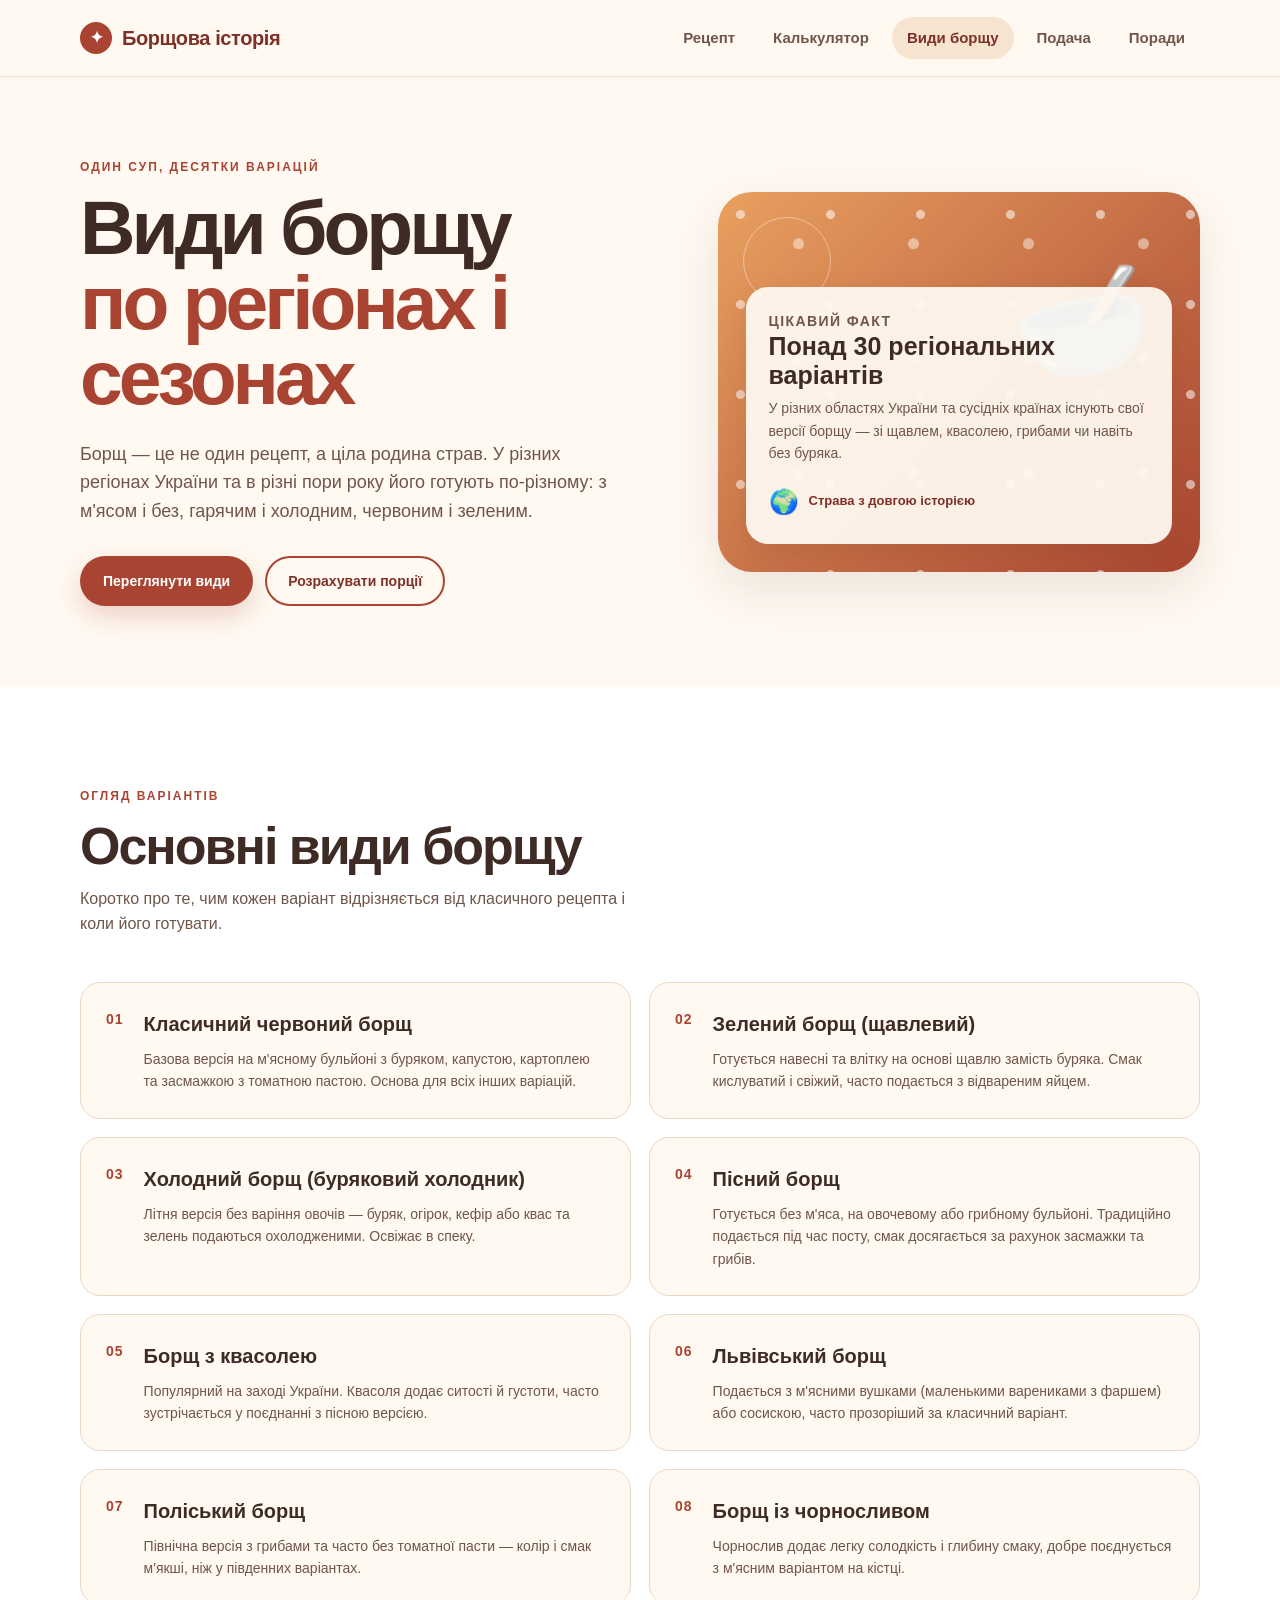
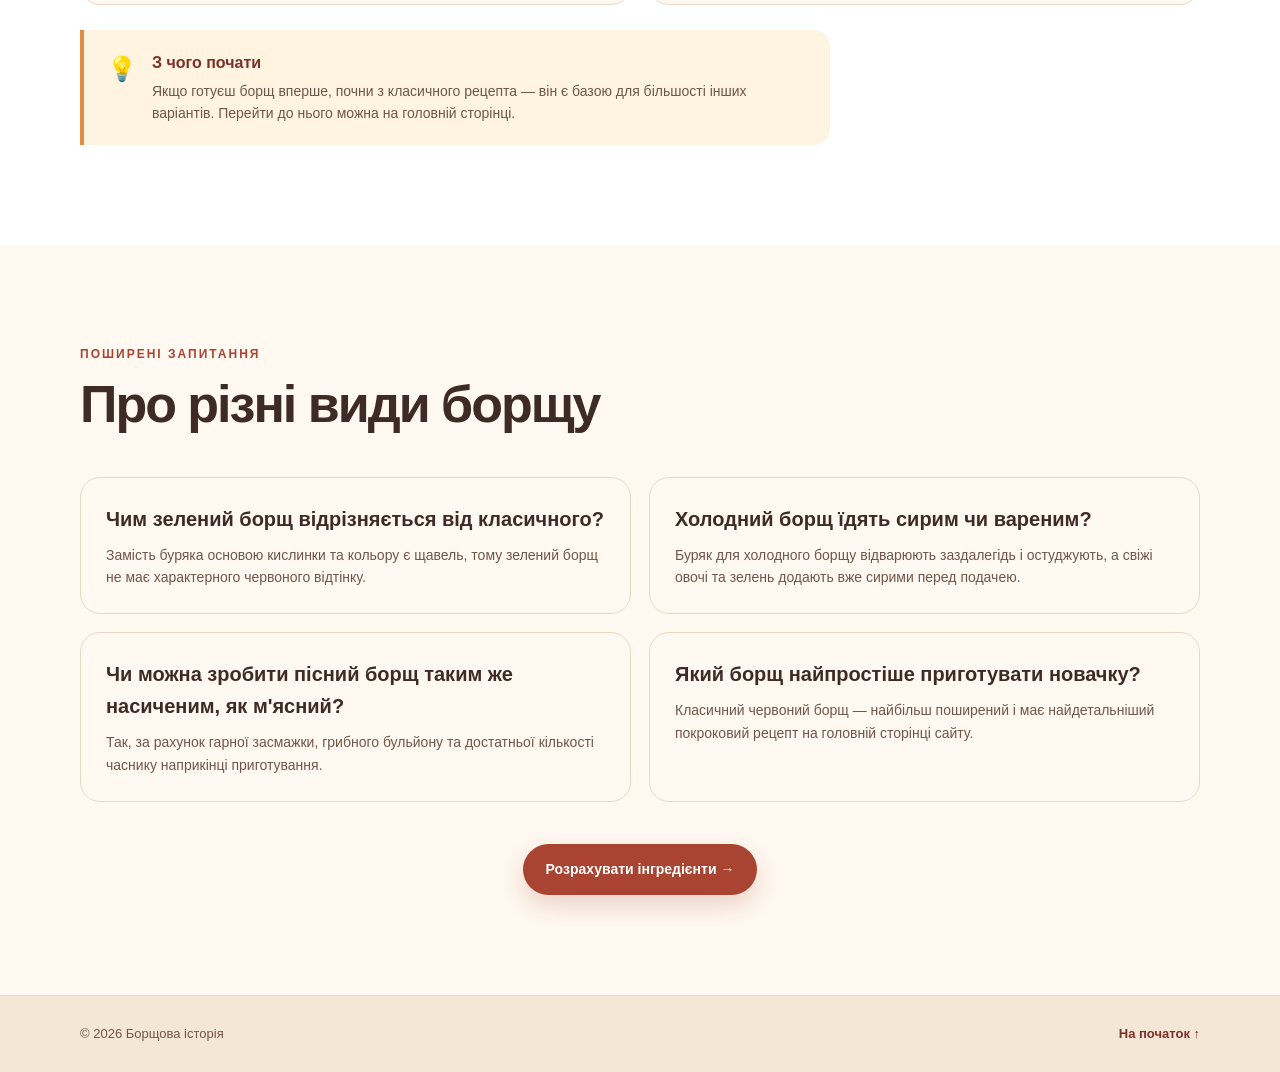
<file: vydy-borschu.html>
<!DOCTYPE html>
<html lang="uk">
<head>
    <meta charset="UTF-8">
    <meta name="viewport" content="width=device-width, initial-scale=1.0">
    <title>Види борщу — зелений, холодний, пісний та інші варіанти | Борщова історія</title>
    <meta name="description" content="Огляд основних видів борщу: класичний червоний, зелений (щавлевий), холодний літній, пісний без м'яса, львівський, поліський та борщ з квасолею.">
    <meta name="robots" content="index, follow">
    <meta name="theme-color" content="#a94432">
    <meta property="og:type" content="article">
    <meta property="og:locale" content="uk_UA">
    <meta property="og:site_name" content="Борщова історія">
    <meta property="og:title" content="Види борщу — від класичного до зеленого й холодного">
    <meta property="og:description" content="Чим відрізняються основні варіації українського борщу і як їх готувати.">
    <meta property="og:url" content="https://YOUR-DOMAIN.example/vydy-borschu.html">
    <link rel="icon" href="favicon.svg" type="image/svg+xml">
    <link rel="stylesheet" href="style.css">
<script async src="https://www.googletagmanager.com/gtag/js?id=G-H1VVGTC3S6"></script>
<script>
  window.dataLayer = window.dataLayer || [];
  function gtag(){dataLayer.push(arguments);}
  gtag('js', new Date());
  gtag('config', 'G-H1VVGTC3S6');
</script>
</head>
<body id="top">

<header class="site-header">
    <div class="container header-inner">
        <a href="index.html" class="logo">
            <span class="logo-mark">✦</span>
            Борщова історія
        </a>
        <nav class="main-nav">
            <a href="index.html">Рецепт</a>
            <a href="kalkulyator.html">Калькулятор</a>
            <a href="vydy-borschu.html" class="active">Види борщу</a>
            <a href="serving.html">Подача</a>
            <a href="porady.html">Поради</a>
        </nav>
    </div>
</header>

<main>
    <section class="hero container">
        <div class="hero-content">
            <p class="eyebrow">Один суп, десятки варіацій</p>
            <h1>Види борщу<span>по регіонах і сезонах</span></h1>
            <p class="hero-description">
                Борщ — це не один рецепт, а ціла родина страв. У різних регіонах
                України та в різні пори року його готують по-різному: з м'ясом
                і без, гарячим і холодним, червоним і зеленим.
            </p>
            <div class="hero-buttons">
                <a href="#list" class="button button-primary">Переглянути види</a>
                <a href="kalkulyator.html" class="button button-secondary">Розрахувати порції</a>
            </div>
        </div>
        <div class="hero-card">
            <div class="recipe-note">
                <p class="note-label">Цікавий факт</p>
                <h2>Понад 30 регіональних варіантів</h2>
                <p>У різних областях України та сусідніх країнах існують свої версії борщу — зі щавлем, квасолею, грибами чи навіть без буряка.</p>
                <div class="note-bottom"><span class="note-icon">🌍</span><span>Страва з довгою історією</span></div>
            </div>
        </div>
    </section>

    <section class="section section-light" id="list">
        <div class="container">
            <div class="section-heading">
                <p class="eyebrow">Огляд варіантів</p>
                <h2>Основні види борщу</h2>
                <p>Коротко про те, чим кожен варіант відрізняється від класичного рецепта і коли його готувати.</p>
            </div>

            <div class="steps-list">
                <article class="step-card">
                    <div class="step-number">01</div>
                    <div>
                        <h3>Класичний червоний борщ</h3>
                        <p>Базова версія на м'ясному бульйоні з буряком, капустою, картоплею та засмажкою з томатною пастою. Основа для всіх інших варіацій.</p>
                    </div>
                </article>

                <article class="step-card">
                    <div class="step-number">02</div>
                    <div>
                        <h3>Зелений борщ (щавлевий)</h3>
                        <p>Готується навесні та влітку на основі щавлю замість буряка. Смак кислуватий і свіжий, часто подається з відвареним яйцем.</p>
                    </div>
                </article>

                <article class="step-card">
                    <div class="step-number">03</div>
                    <div>
                        <h3>Холодний борщ (буряковий холодник)</h3>
                        <p>Літня версія без варіння овочів — буряк, огірок, кефір або квас та зелень подаються охолодженими. Освіжає в спеку.</p>
                    </div>
                </article>

                <article class="step-card">
                    <div class="step-number">04</div>
                    <div>
                        <h3>Пісний борщ</h3>
                        <p>Готується без м'яса, на овочевому або грибному бульйоні. Традиційно подається під час посту, смак досягається за рахунок засмажки та грибів.</p>
                    </div>
                </article>

                <article class="step-card">
                    <div class="step-number">05</div>
                    <div>
                        <h3>Борщ з квасолею</h3>
                        <p>Популярний на заході України. Квасоля додає ситості й густоти, часто зустрічається у поєднанні з пісною версією.</p>
                    </div>
                </article>

                <article class="step-card">
                    <div class="step-number">06</div>
                    <div>
                        <h3>Львівський борщ</h3>
                        <p>Подається з м'ясними вушками (маленькими варениками з фаршем) або сосискою, часто прозоріший за класичний варіант.</p>
                    </div>
                </article>

                <article class="step-card">
                    <div class="step-number">07</div>
                    <div>
                        <h3>Поліський борщ</h3>
                        <p>Північна версія з грибами та часто без томатної пасти — колір і смак м'якші, ніж у південних варіантах.</p>
                    </div>
                </article>

                <article class="step-card">
                    <div class="step-number">08</div>
                    <div>
                        <h3>Борщ із чорносливом</h3>
                        <p>Чорнослив додає легку солодкість і глибину смаку, добре поєднується з м'ясним варіантом на кістці.</p>
                    </div>
                </article>
            </div>

            <div class="tip-box">
                <span class="tip-symbol">💡</span>
                <div>
                    <strong>З чого почати</strong>
                    <p>Якщо готуєш борщ вперше, почни з класичного рецепта — він є базою для більшості інших варіантів. Перейти до нього можна <a href="index.html">на головній сторінці</a>.</p>
                </div>
            </div>
        </div>
    </section>

    <section class="section">
        <div class="container">
            <div class="section-heading">
                <p class="eyebrow">Поширені запитання</p>
                <h2>Про різні види борщу</h2>
            </div>
            <div class="faq-grid">
                <article class="faq-item">
                    <h3>Чим зелений борщ відрізняється від класичного?</h3>
                    <p>Замість буряка основою кислинки та кольору є щавель, тому зелений борщ не має характерного червоного відтінку.</p>
                </article>
                <article class="faq-item">
                    <h3>Холодний борщ їдять сирим чи вареним?</h3>
                    <p>Буряк для холодного борщу відварюють заздалегідь і остуджують, а свіжі овочі та зелень додають вже сирими перед подачею.</p>
                </article>
                <article class="faq-item">
                    <h3>Чи можна зробити пісний борщ таким же насиченим, як м'ясний?</h3>
                    <p>Так, за рахунок гарної засмажки, грибного бульйону та достатньої кількості часнику наприкінці приготування.</p>
                </article>
                <article class="faq-item">
                    <h3>Який борщ найпростіше приготувати новачку?</h3>
                    <p>Класичний червоний борщ — найбільш поширений і має найдетальніший покроковий рецепт на головній сторінці сайту.</p>
                </article>
            </div>
            <div class="bottom-link">
                <a href="kalkulyator.html" class="button button-primary">Розрахувати інгредієнти →</a>
            </div>
        </div>
    </section>
</main>

<footer class="site-footer">
    <div class="container footer-inner">
        <p>© 2026 Борщова історія</p>
        <a href="#top">На початок ↑</a>
    </div>
</footer>
</body>
</html>
</file>
<file: style.css>
:root {
    --cream: #fff9f1;
    --cream-dark: #f5e7d5;
    --white: #ffffff;
    --brown: #3e2b25;
    --brown-light: #70564a;
    --red: #a94432;
    --red-dark: #7d3027;
    --orange: #df8d45;
    --yellow: #f3bd62;
    --green: #667b54;
    --border: #ead8c5;
    --shadow: 0 18px 50px rgba(82, 42, 25, 0.1);
}

* {
    box-sizing: border-box;
}

html {
    scroll-behavior: smooth;
}

body {
    margin: 0;
    color: var(--brown);
    background: var(--cream);
    font-family: Arial, Helvetica, sans-serif;
    line-height: 1.6;
}

a {
    color: inherit;
    text-decoration: none;
}

.container {
    width: min(1120px, calc(100% - 40px));
    margin: 0 auto;
}

.site-header {
    position: sticky;
    top: 0;
    z-index: 20;
    background: rgba(255, 249, 241, 0.92);
    border-bottom: 1px solid rgba(234, 216, 197, 0.8);
    backdrop-filter: blur(12px);
}

.header-inner {
    min-height: 76px;
    display: flex;
    align-items: center;
    justify-content: space-between;
    gap: 24px;
}

.logo {
    display: inline-flex;
    align-items: center;
    gap: 10px;
    color: var(--red-dark);
    font-size: 20px;
    font-weight: 800;
    letter-spacing: -0.4px;
}

.logo-mark {
    width: 32px;
    height: 32px;
    display: grid;
    place-items: center;
    color: var(--white);
    background: var(--red);
    border-radius: 50%;
    font-size: 16px;
}

.main-nav {
    display: flex;
    align-items: center;
    gap: 8px;
}

.main-nav a {
    position: relative;
    padding: 9px 15px;
    color: var(--brown-light);
    font-size: 15px;
    font-weight: 700;
    border-radius: 30px;
    transition: 0.25s ease;
}

.main-nav a:hover,
.main-nav a.active {
    color: var(--red-dark);
    background: #f7e4d0;
}

.hero {
    min-height: 610px;
    display: grid;
    grid-template-columns: 1fr 0.85fr;
    align-items: center;
    gap: 70px;
    padding-top: 75px;
    padding-bottom: 75px;
}

.hero-content {
    max-width: 610px;
}

.eyebrow {
    margin: 0 0 13px;
    color: var(--red);
    font-size: 12px;
    font-weight: 800;
    letter-spacing: 2px;
    text-transform: uppercase;
}

h1,
h2,
h3,
p {
    margin-top: 0;
}

h1 {
    max-width: 600px;
    margin-bottom: 24px;
    color: var(--brown);
    font-size: clamp(44px, 6vw, 78px);
    line-height: 0.98;
    letter-spacing: -4px;
}

h1 span {
    display: block;
    color: var(--red);
}

.hero-description {
    max-width: 535px;
    margin-bottom: 30px;
    color: var(--brown-light);
    font-size: 18px;
}

.hero-buttons {
    display: flex;
    flex-wrap: wrap;
    gap: 12px;
}

.button {
    display: inline-flex;
    align-items: center;
    justify-content: center;
    min-height: 48px;
    padding: 12px 21px;
    border: 2px solid transparent;
    border-radius: 30px;
    font-size: 14px;
    font-weight: 800;
    transition: transform 0.25s ease, box-shadow 0.25s ease, background 0.25s ease;
}

.button:hover {
    transform: translateY(-3px);
}

.button-primary {
    color: var(--white);
    background: var(--red);
    box-shadow: 0 10px 24px rgba(169, 68, 50, 0.22);
}

.button-primary:hover {
    background: var(--red-dark);
    box-shadow: 0 14px 28px rgba(169, 68, 50, 0.3);
}

.button-secondary {
    color: var(--red-dark);
    border-color: var(--red);
    background: transparent;
}

.button-secondary:hover {
    color: var(--white);
    background: var(--red);
}

.quick-info {
    display: flex;
    flex-wrap: wrap;
    align-items: center;
    gap: 8px;
    margin-top: 25px;
    color: var(--brown-light);
    font-size: 13px;
}

.quick-info strong {
    color: var(--brown);
}

.hero-card {
    min-height: 380px;
    position: relative;
    display: flex;
    align-items: flex-end;
    padding: 28px;
    overflow: hidden;
    border-radius: 34px;
    background:
        radial-gradient(circle at 25% 25%, rgba(255, 255, 255, 0.55) 0 4px, transparent 5px),
        radial-gradient(circle at 70% 45%, rgba(255, 255, 255, 0.45) 0 5px, transparent 6px),
        linear-gradient(135deg, #e8a05f, #a94532);
    background-size: 90px 90px, 115px 115px, auto;
    box-shadow: var(--shadow);
}

.hero-card::before {
    content: "🥣";
    position: absolute;
    top: 42px;
    right: 48px;
    font-size: 112px;
    transform: rotate(-10deg);
    filter: drop-shadow(0 18px 12px rgba(63, 30, 19, 0.2));
}

.hero-card::after {
    content: "";
    position: absolute;
    top: 25px;
    left: 25px;
    width: 86px;
    height: 86px;
    border: 1px solid rgba(255, 255, 255, 0.4);
    border-radius: 50%;
}

.recipe-note {
    position: relative;
    z-index: 1;
    width: 100%;
    padding: 23px;
    border-radius: 22px;
    color: var(--brown);
    background: rgba(255, 249, 241, 0.94);
    box-shadow: 0 12px 30px rgba(83, 40, 23, 0.12);
}

.note-label {
    margin-bottom: 7px;
    color: var(--red);
    font-size: 11px;
    font-weight: 800;
    letter-spacing: 1.4px;
    text-transform: uppercase;
}

.recipe-note h2 {
    margin-bottom: 8px;
    font-size: 25px;
    line-height: 1.15;
}

.recipe-note p {
    margin-bottom: 0;
    color: var(--brown-light);
    font-size: 14px;
}

.note-bottom {
    display: flex;
    align-items: center;
    gap: 10px;
    margin-top: 18px;
    color: var(--red-dark);
    font-size: 13px;
    font-weight: 800;
}

.note-icon {
    font-size: 24px;
}

.section {
    padding: 100px 0;
    scroll-margin-top: 70px;
}

.section-light {
    background: var(--white);
}

.section-heading {
    max-width: 650px;
    margin-bottom: 45px;
}

.section-heading h2 {
    margin-bottom: 12px;
    color: var(--brown);
    font-size: clamp(34px, 5vw, 52px);
    line-height: 1.05;
    letter-spacing: -2px;
}

.section-heading > p:last-child {
    max-width: 560px;
    margin-bottom: 0;
    color: var(--brown-light);
    font-size: 16px;
}

.ingredient-grid {
    display: grid;
    grid-template-columns: repeat(3, 1fr);
    gap: 18px;
}

.ingredient-card {
    padding: 27px;
    border: 1px solid var(--border);
    border-radius: 22px;
    background: var(--cream);
    transition: 0.25s ease;
}

.ingredient-card:hover {
    transform: translateY(-5px);
    box-shadow: var(--shadow);
}

.card-icon {
    width: 52px;
    height: 52px;
    display: grid;
    place-items: center;
    margin-bottom: 20px;
    border-radius: 16px;
    background: #f5dfc4;
    font-size: 26px;
}

.ingredient-card h3 {
    margin-bottom: 18px;
    font-size: 22px;
}

.ingredient-list {
    padding: 0;
    margin: 0;
    list-style: none;
}

.ingredient-list li {
    display: flex;
    justify-content: space-between;
    gap: 15px;
    padding: 11px 0;
    border-bottom: 1px dashed var(--border);
    color: var(--brown-light);
    font-size: 14px;
}

.ingredient-list li:last-child {
    border-bottom: 0;
}

.ingredient-list strong {
    color: var(--red-dark);
    text-align: right;
    white-space: nowrap;
}

.tip-box {
    display: flex;
    align-items: flex-start;
    gap: 15px;
    max-width: 750px;
    margin-top: 25px;
    padding: 20px 23px;
    border-left: 4px solid var(--orange);
    border-radius: 0 16px 16px 0;
    background: #fff4df;
}

.tip-symbol {
    font-size: 24px;
}

.tip-box strong {
    color: var(--red-dark);
}

.tip-box p {
    margin: 4px 0 0;
    color: var(--brown-light);
    font-size: 14px;
}

.steps-list {
    display: grid;
    grid-template-columns: repeat(2, 1fr);
    gap: 18px;
}

.step-card {
    display: flex;
    gap: 20px;
    padding: 25px;
    border: 1px solid var(--border);
    border-radius: 20px;
    background: var(--cream);
}

.step-number {
    flex: 0 0 auto;
    color: var(--red);
    font-size: 14px;
    font-weight: 900;
    letter-spacing: 1px;
}

.step-card h3 {
    margin-bottom: 8px;
    font-size: 20px;
}

.step-card p {
    margin-bottom: 0;
    color: var(--brown-light);
    font-size: 14px;
}

.bottom-link {
    margin-top: 42px;
    text-align: center;
}

/* Ілюстрація тарілки на другій сторінці */

.serving-hero {
    grid-template-columns: 1fr 0.9fr;
}

.bowl-art {
    position: relative;
    min-height: 390px;
    overflow: hidden;
    border-radius: 34px;
    background:
        radial-gradient(circle at 20% 20%, rgba(255, 255, 255, 0.35) 0 4px, transparent 5px),
        linear-gradient(145deg, #f3c58d, #df8c5f);
    box-shadow: var(--shadow);
}

.bowl-art::after {
    content: "";
    position: absolute;
    right: -50px;
    bottom: -75px;
    width: 230px;
    height: 230px;
    border: 1px solid rgba(255, 255, 255, 0.4);
    border-radius: 50%;
}

.bowl {
    position: absolute;
    z-index: 2;
    left: 50%;
    bottom: 57px;
    width: 245px;
    height: 145px;
    transform: translateX(-50%);
    border-radius: 0 0 120px 120px;
    background: linear-gradient(150deg, #c95c42, #873126);
    box-shadow: 0 25px 22px rgba(93, 37, 23, 0.27);
}

.bowl::after {
    content: "";
    position: absolute;
    right: 27px;
    bottom: 25px;
    width: 64px;
    height: 10px;
    border-radius: 50%;
    background: rgba(255, 255, 255, 0.18);
    transform: rotate(-15deg);
}

.soup {
    position: absolute;
    top: -25px;
    left: 15px;
    width: 215px;
    height: 58px;
    overflow: hidden;
    border: 8px solid #f2c9a8;
    border-radius: 50%;
    background: linear-gradient(145deg, #b94031, #79261f);
    box-shadow: inset 0 7px 0 rgba(255, 255, 255, 0.13);
}

.soup-piece {
    position: absolute;
    display: block;
    width: 30px;
    height: 12px;
    border-radius: 50%;
    background: #d87847;
    transform: rotate(20deg);
}

.piece-one {
    top: 13px;
    left: 43px;
}

.piece-two {
    top: 25px;
    left: 120px;
    transform: rotate(-17deg);
}

.piece-three {
    top: 8px;
    left: 160px;
    width: 21px;
    transform: rotate(40deg);
}

.soup-herb {
    position: absolute;
    display: block;
    width: 27px;
    height: 4px;
    border-radius: 50%;
    background: #83a15d;
}

.herb-one {
    top: 15px;
    left: 83px;
    transform: rotate(-20deg);
}

.herb-two {
    top: 34px;
    left: 75px;
    transform: rotate(32deg);
}

.herb-three {
    top: 20px;
    left: 143px;
    transform: rotate(-45deg);
}

.steam {
    position: absolute;
    z-index: 1;
    top: 60px;
    width: 4px;
    height: 90px;
    border-radius: 50%;
    background: rgba(255, 255, 255, 0.5);
    filter: blur(1px);
}

.steam-one {
    left: 38%;
    transform: rotate(8deg);
}

.steam-two {
    left: 50%;
    height: 75px;
    transform: rotate(-10deg);
}

.steam-three {
    left: 61%;
    height: 100px;
    transform: rotate(11deg);
}

.ready-grid {
    display: grid;
    grid-template-columns: 1fr 0.8fr;
    align-items: center;
    gap: 60px;
}

.ready-content h3 {
    margin-bottom: 23px;
    font-size: 25px;
}

.check-list {
    display: grid;
    gap: 15px;
    padding: 0;
    margin: 0;
    list-style: none;
}

.check-list li {
    position: relative;
    padding-left: 32px;
    color: var(--brown-light);
}

.check-list li::before {
    content: "✓";
    position: absolute;
    left: 0;
    top: 0;
    width: 22px;
    height: 22px;
    display: grid;
    place-items: center;
    color: var(--white);
    background: var(--green);
    border-radius: 50%;
    font-size: 13px;
    font-weight: 900;
}

.result-card {
    padding: 34px;
    text-align: center;
    border-radius: 25px;
    background: #fff1df;
}

.result-emoji {
    margin-bottom: 10px;
    font-size: 70px;
}

.result-card h3 {
    margin-bottom: 10px;
    font-size: 25px;
}

.result-card p {
    margin-bottom: 0;
    color: var(--brown-light);
    font-size: 14px;
}

.serving-grid {
    display: grid;
    grid-template-columns: repeat(3, 1fr);
    gap: 18px;
}

.serving-card {
    padding: 28px;
    border: 1px solid var(--border);
    border-radius: 23px;
    background: var(--white);
    transition: 0.25s ease;
}

.serving-card:hover {
    transform: translateY(-5px);
    box-shadow: var(--shadow);
}

.featured-card {
    border-color: #e4aa67;
    background: #fff3df;
}

.serving-icon {
    margin-bottom: 18px;
    font-size: 38px;
}

.serving-card h3 {
    margin-bottom: 9px;
    font-size: 23px;
}

.serving-card p {
    min-height: 76px;
    margin-bottom: 20px;
    color: var(--brown-light);
    font-size: 14px;
}

.serving-tags {
    display: flex;
    flex-wrap: wrap;
    gap: 7px;
}

.serving-tags span {
    padding: 5px 10px;
    color: var(--red-dark);
    background: #f6dfc5;
    border-radius: 20px;
    font-size: 11px;
    font-weight: 800;
}

.serving-guide {
    display: flex;
    align-items: flex-start;
    gap: 22px;
    max-width: 800px;
    margin: 28px auto 0;
    padding: 27px;
    border-radius: 20px;
    background: var(--cream-dark);
}

.guide-number {
    color: var(--red);
    font-size: 15px;
    font-weight: 900;
}

.serving-guide h3 {
    margin-bottom: 8px;
    font-size: 21px;
}

.serving-guide p {
    margin-bottom: 0;
    color: var(--brown-light);
    font-size: 14px;
}

.site-footer {
    padding: 28px 0;
    color: var(--brown-light);
    border-top: 1px solid var(--border);
    background: var(--cream-dark);
    font-size: 13px;
}

.footer-inner {
    display: flex;
    align-items: center;
    justify-content: space-between;
    gap: 20px;
}

.footer-inner p {
    margin: 0;
}

.footer-inner a {
    color: var(--red-dark);
    font-weight: 800;
}

@media (max-width: 850px) {
    .hero,
    .serving-hero {
        grid-template-columns: 1fr;
        gap: 45px;
    }

    .hero {
        padding-top: 55px;
        padding-bottom: 60px;
    }

    .hero-card,
    .bowl-art {
        min-height: 350px;
    }

    .ingredient-grid,
    .serving-grid {
        grid-template-columns: repeat(2, 1fr);
    }

    .serving-card:last-child {
        grid-column: 1 / -1;
    }

    .ready-grid {
        grid-template-columns: 1fr;
        gap: 35px;
    }
}

@media (max-width: 620px) {
    .container {
        width: min(100% - 28px, 1120px);
    }

    .header-inner {
        min-height: 68px;
    }

    .logo {
        font-size: 16px;
    }

    .logo-mark {
        width: 27px;
        height: 27px;
        font-size: 13px;
    }

    .main-nav {
        gap: 2px;
    }

    .main-nav a {
        padding: 7px 9px;
        font-size: 12px;
    }

    h1 {
        font-size: 51px;
        letter-spacing: -3px;
    }

    .hero-description {
        font-size: 16px;
    }

    .hero-buttons {
        align-items: stretch;
        flex-direction: column;
    }

    .button {
        width: 100%;
    }

    .quick-info {
        font-size: 12px;
    }

    .section {
        padding: 70px 0;
    }

    .section-heading {
        margin-bottom: 30px;
    }

    .section-heading h2 {
        font-size: 40px;
    }

    .ingredient-grid,
    .steps-list,
    .serving-grid {
        grid-template-columns: 1fr;
    }

    .serving-card:last-child {
        grid-column: auto;
    }

    .tip-box {
        padding: 17px;
    }

    .step-card,
    .ingredient-card,
    .serving-card {
        padding: 22px;
    }

    .hero-card {
        min-height: 330px;
        padding: 18px;
    }

    .hero-card::before {
        top: 30px;
        right: 28px;
        font-size: 85px;
    }

    .recipe-note {
        padding: 19px;
    }

    .bowl-art {
        min-height: 320px;
    }

    .bowl {
        transform: translateX(-50%) scale(0.85);
        transform-origin: bottom center;
    }

    .footer-inner {
        align-items: flex-start;
        flex-direction: column;
        gap: 8px;
    }
}

@media (prefers-reduced-motion: reduce) {
    html {
        scroll-behavior: auto;
    }

    *,
    *::before,
    *::after {
        transition: none !important;
    }
}


/* SEO/content blocks */
.faq-grid {
    display: grid;
    grid-template-columns: repeat(2, 1fr);
    gap: 18px;
}
.faq-item {
    padding: 25px;
    border: 1px solid var(--border);
    border-radius: 20px;
    background: var(--cream);
}
.faq-item h3 {
    margin-bottom: 9px;
    font-size: 20px;
}
.faq-item p {
    margin-bottom: 0;
    color: var(--brown-light);
    font-size: 14px;
}
.seo-content {
    margin-top: 90px;
}
@media (max-width: 620px) {
    .faq-grid {
        grid-template-columns: 1fr;
    }
    .seo-content {
        margin-top: 65px;
    }
}

/* Калькулятор борщу */
.calc-panel {
    display: flex;
    flex-wrap: wrap;
    align-items: center;
    justify-content: space-between;
    gap: 20px;
    margin-bottom: 30px;
    padding: 22px 26px;
    border: 1px solid var(--border);
    border-radius: 22px;
    background: var(--cream);
}

.calc-controls {
    display: flex;
    align-items: center;
    gap: 14px;
}

.calc-step-btn {
    width: 44px;
    height: 44px;
    display: grid;
    place-items: center;
    border: 2px solid var(--red);
    border-radius: 50%;
    background: var(--white);
    color: var(--red-dark);
    font-size: 22px;
    font-weight: 900;
    line-height: 1;
    cursor: pointer;
    transition: 0.2s ease;
}

.calc-step-btn:hover {
    background: var(--red);
    color: var(--white);
}

.calc-input-wrap {
    display: flex;
    align-items: baseline;
    gap: 8px;
}

.calc-input-wrap input {
    width: 72px;
    padding: 8px 4px;
    border: none;
    border-bottom: 3px solid var(--red);
    background: transparent;
    color: var(--brown);
    font-size: 34px;
    font-weight: 900;
    text-align: center;
}

.calc-input-wrap input:focus {
    outline: none;
}

.calc-input-wrap span {
    color: var(--brown-light);
    font-size: 14px;
    font-weight: 700;
}

.calc-presets {
    display: flex;
    flex-wrap: wrap;
    gap: 8px;
}

.calc-chip {
    padding: 9px 16px;
    border: 1px solid var(--border);
    border-radius: 30px;
    background: var(--white);
    color: var(--brown-light);
    font-size: 14px;
    font-weight: 800;
    cursor: pointer;
    transition: 0.2s ease;
}

.calc-chip:hover {
    border-color: var(--red);
    color: var(--red-dark);
}

.calc-grid {
    margin-bottom: 25px;
}

@media (max-width: 620px) {
    .calc-panel {
        flex-direction: column;
        align-items: stretch;
        text-align: center;
    }
    .calc-controls {
        justify-content: center;
    }
}
</file>
